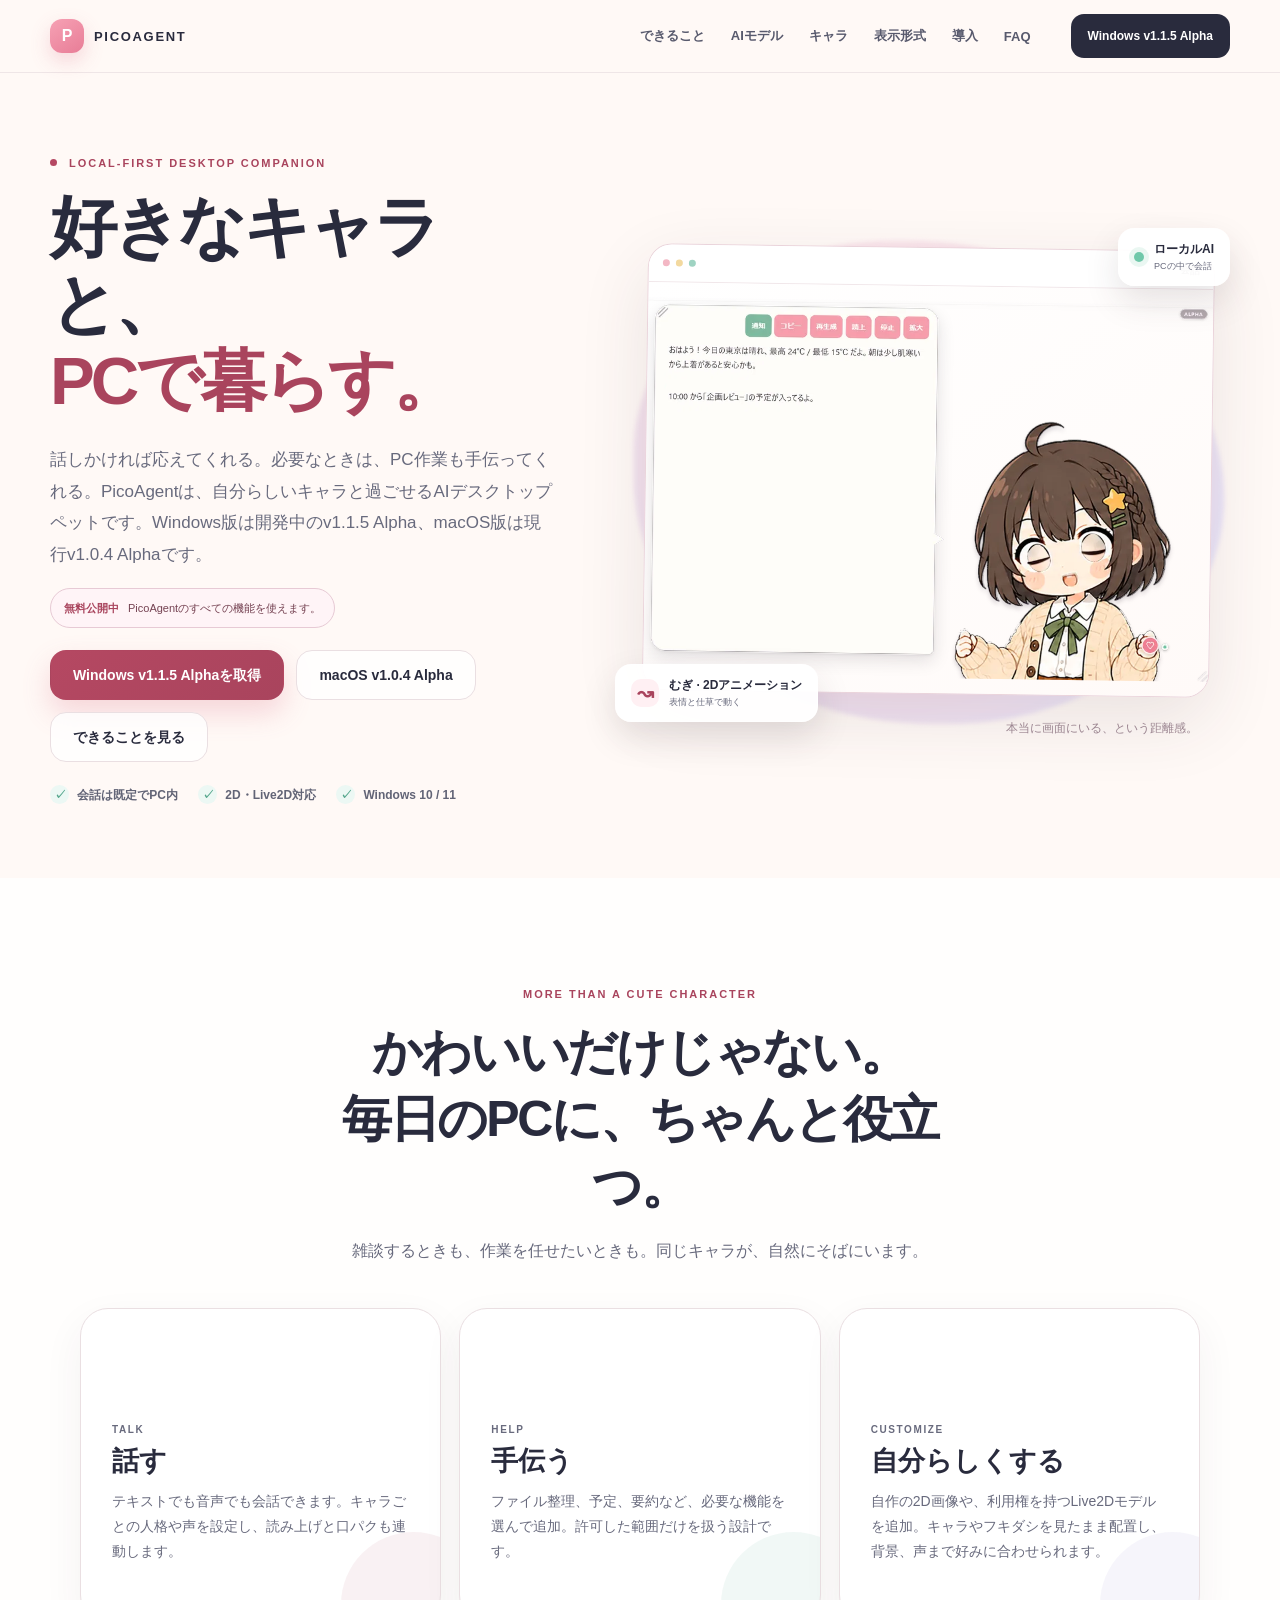
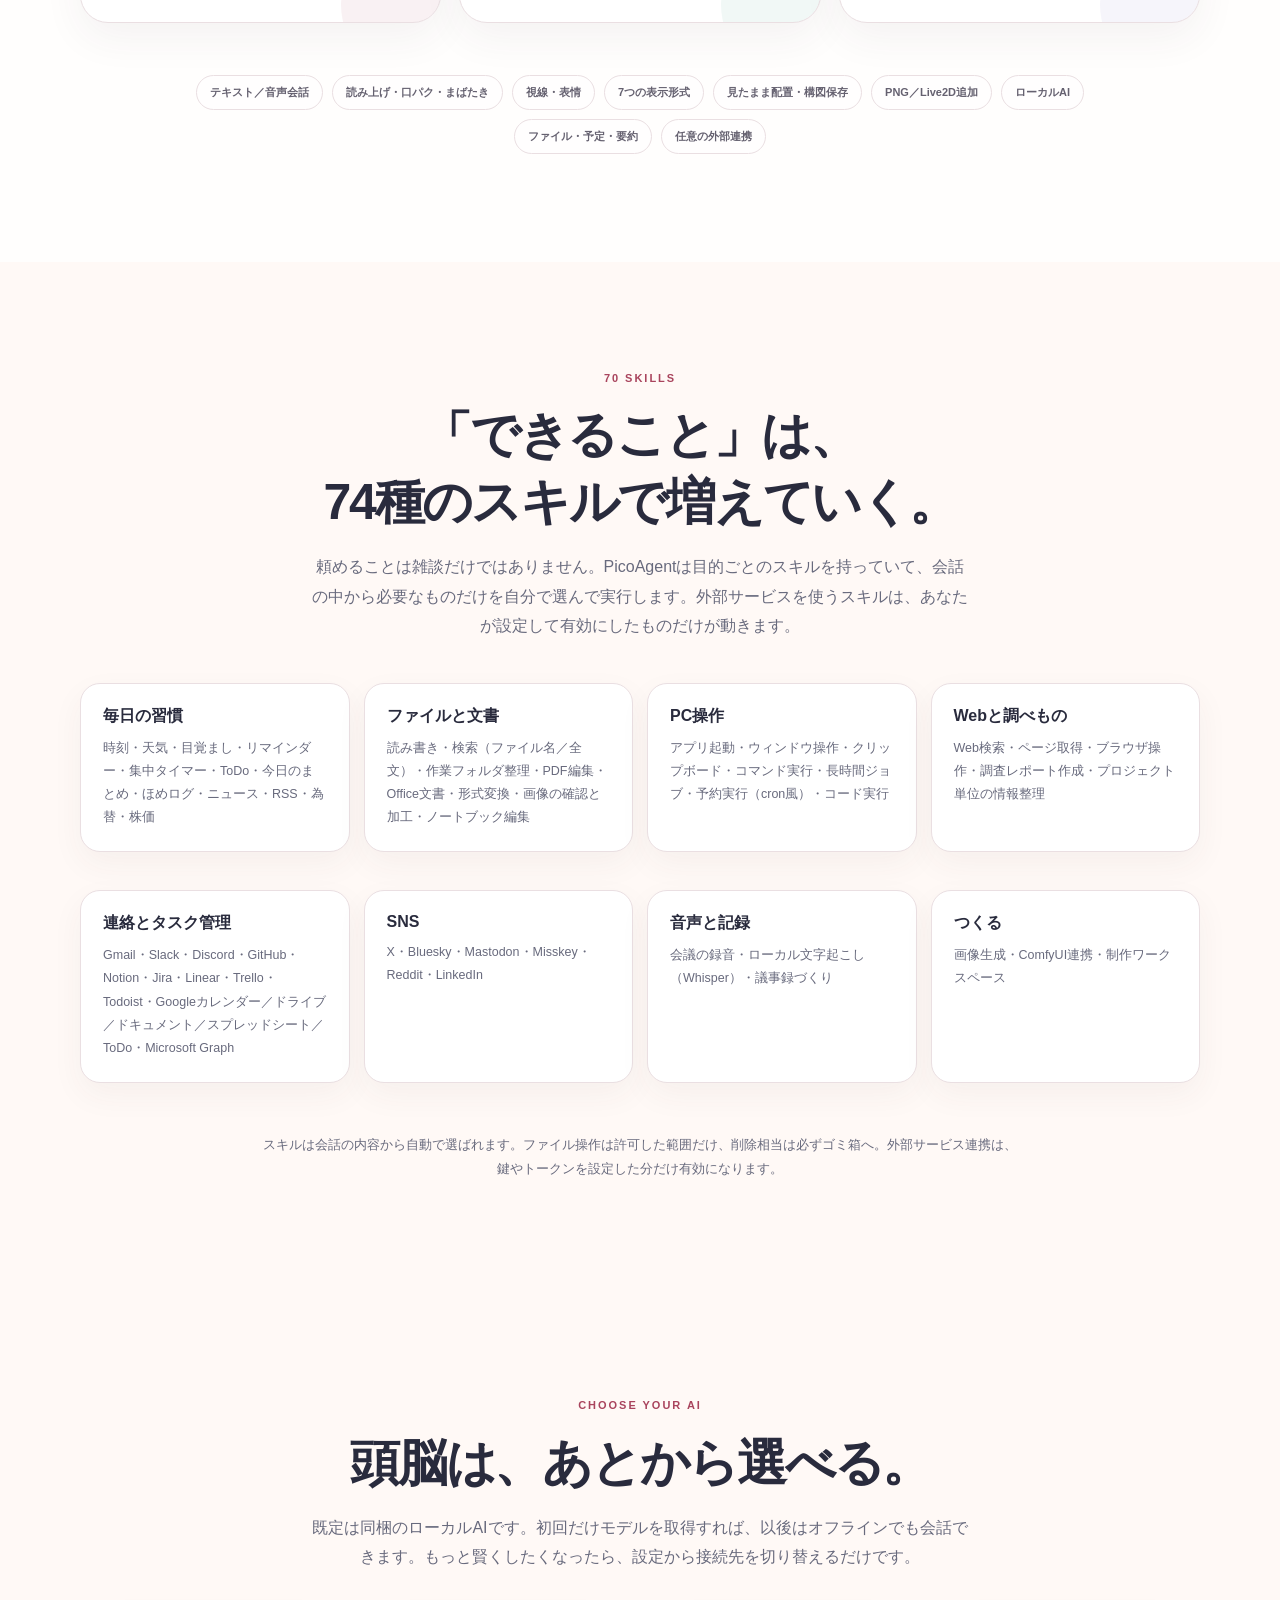
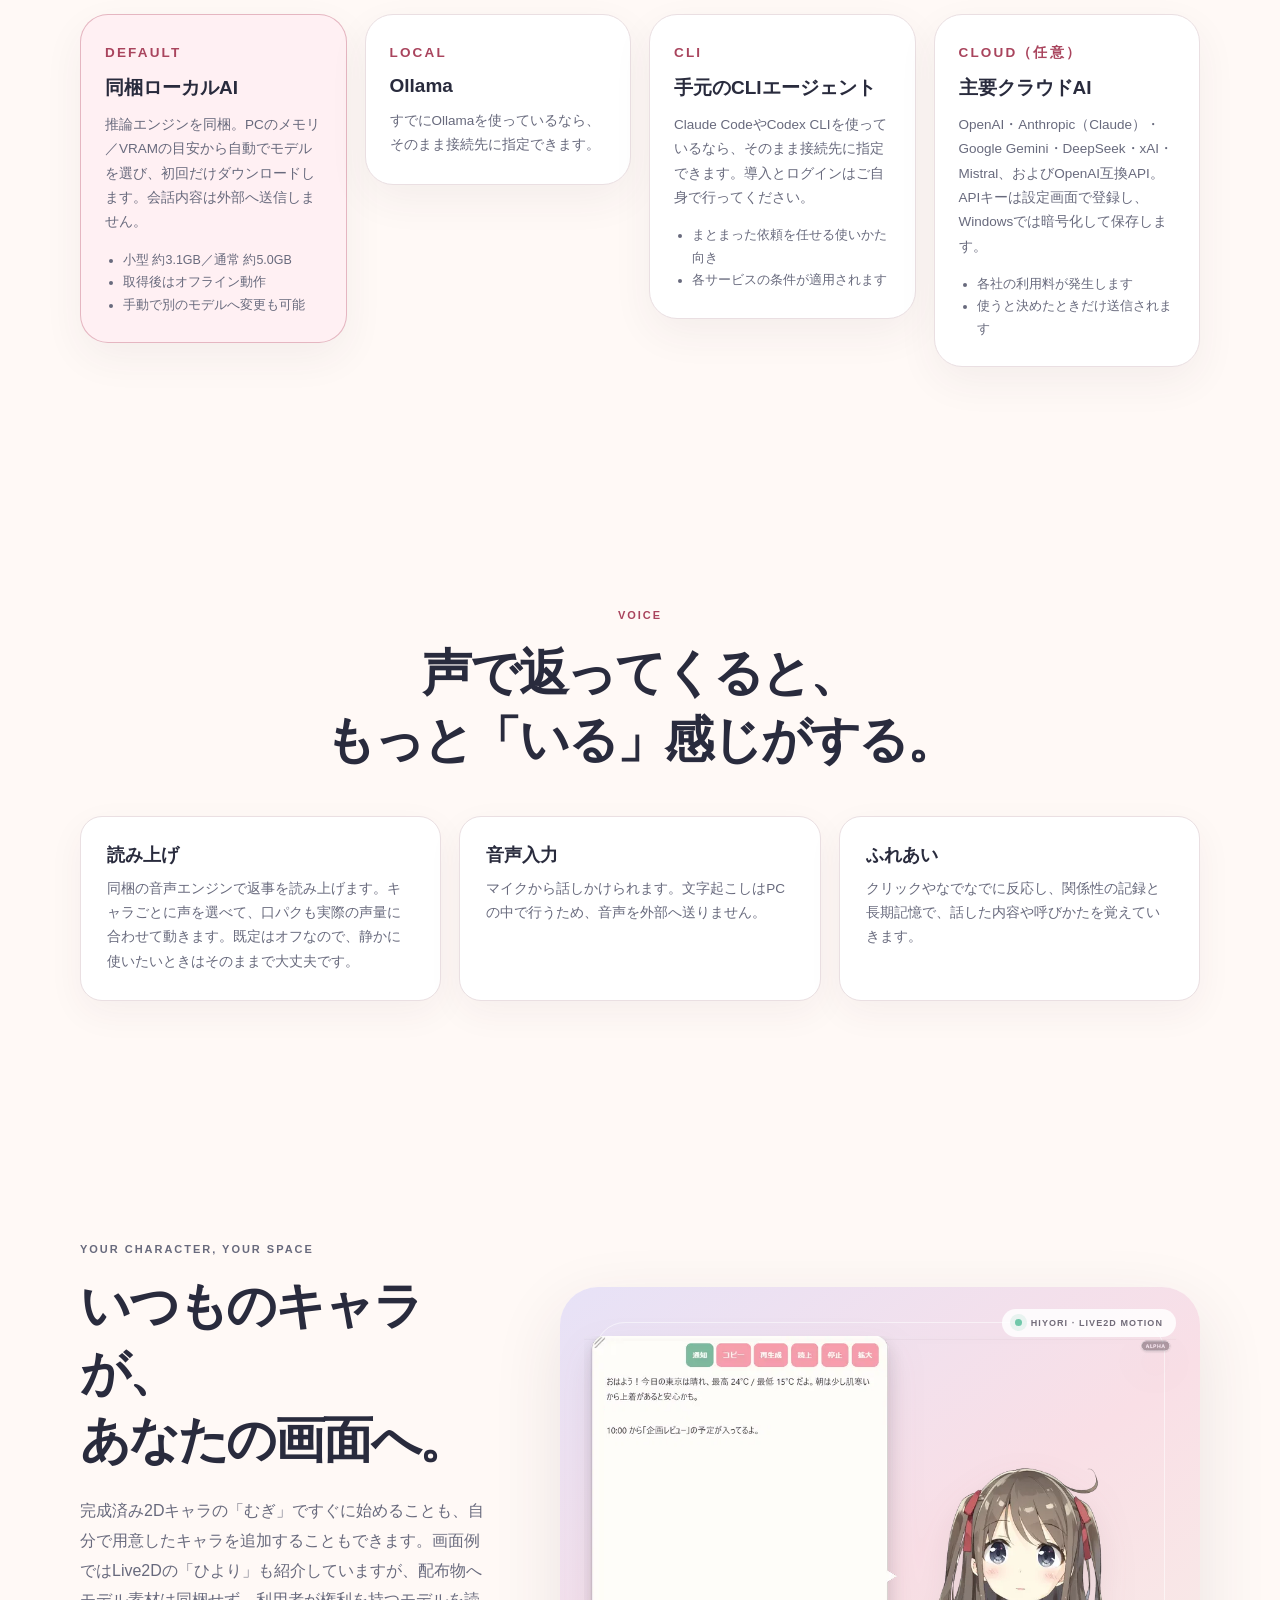
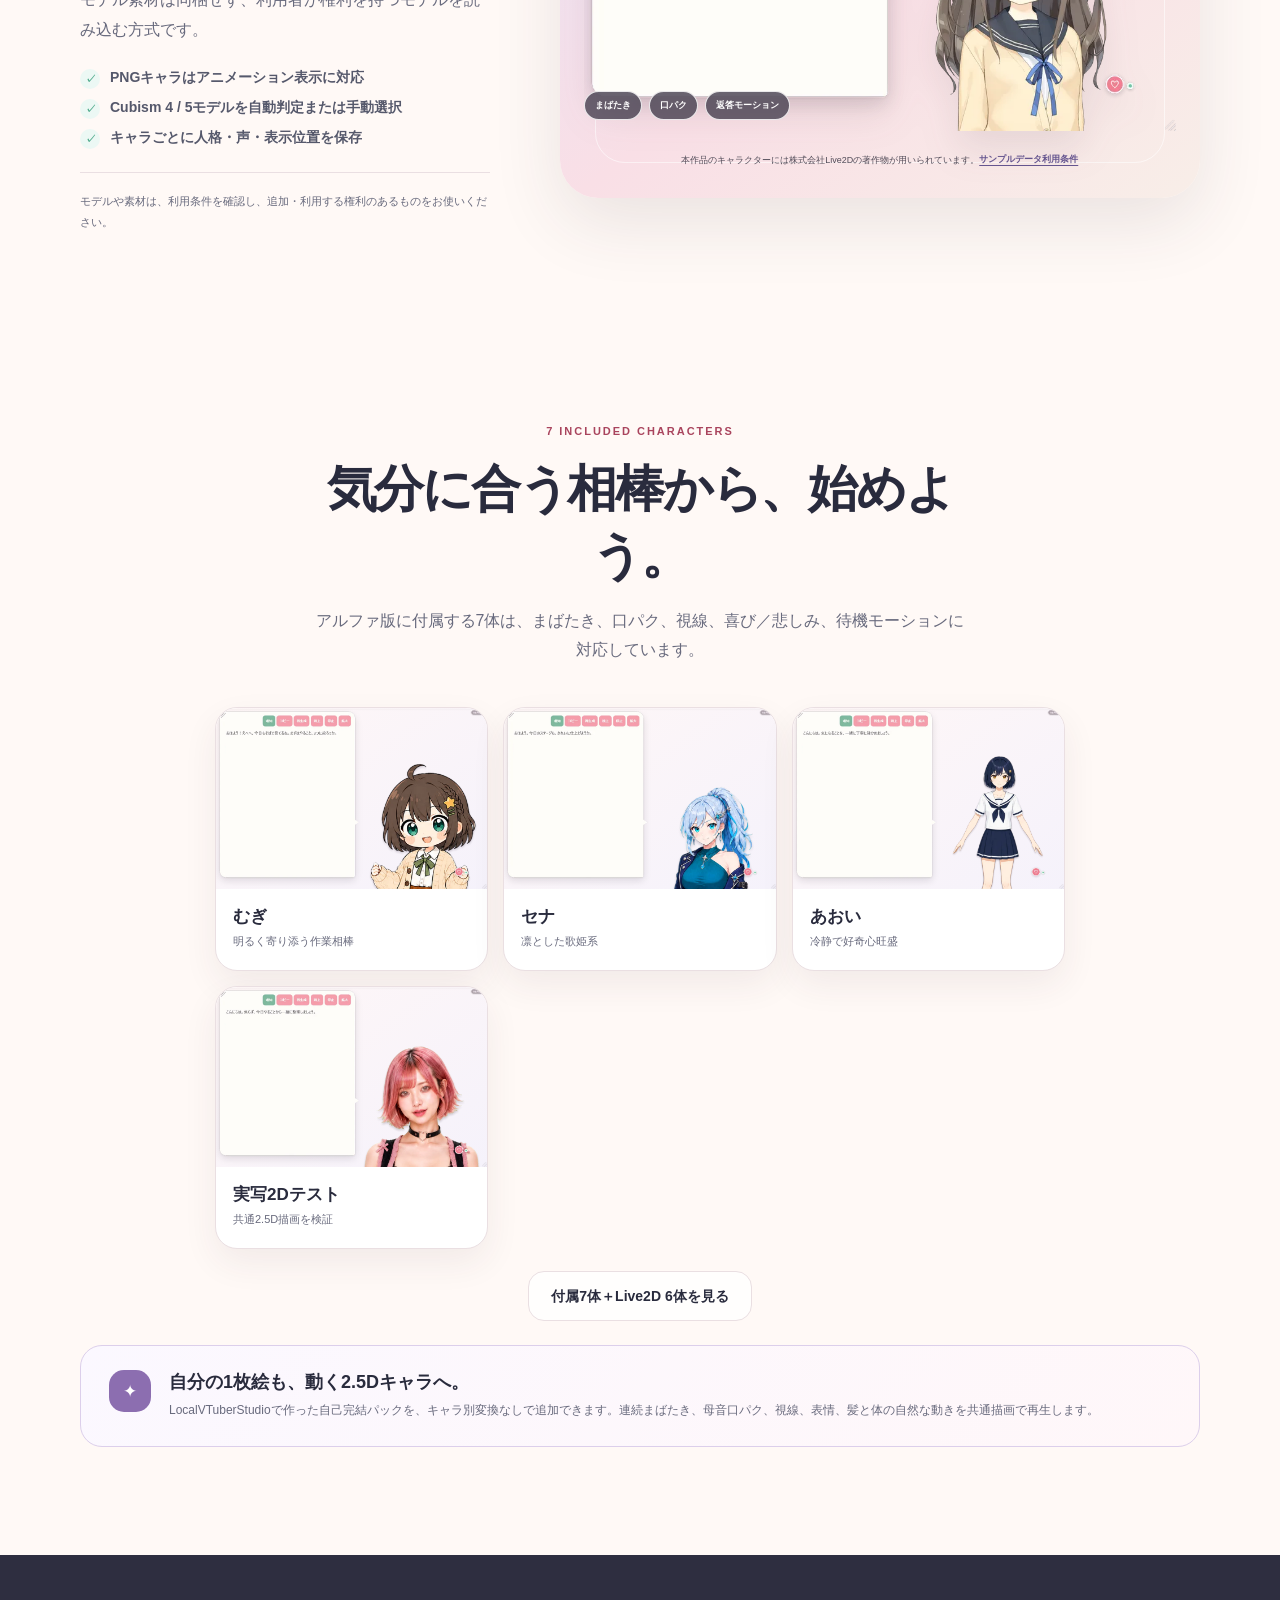
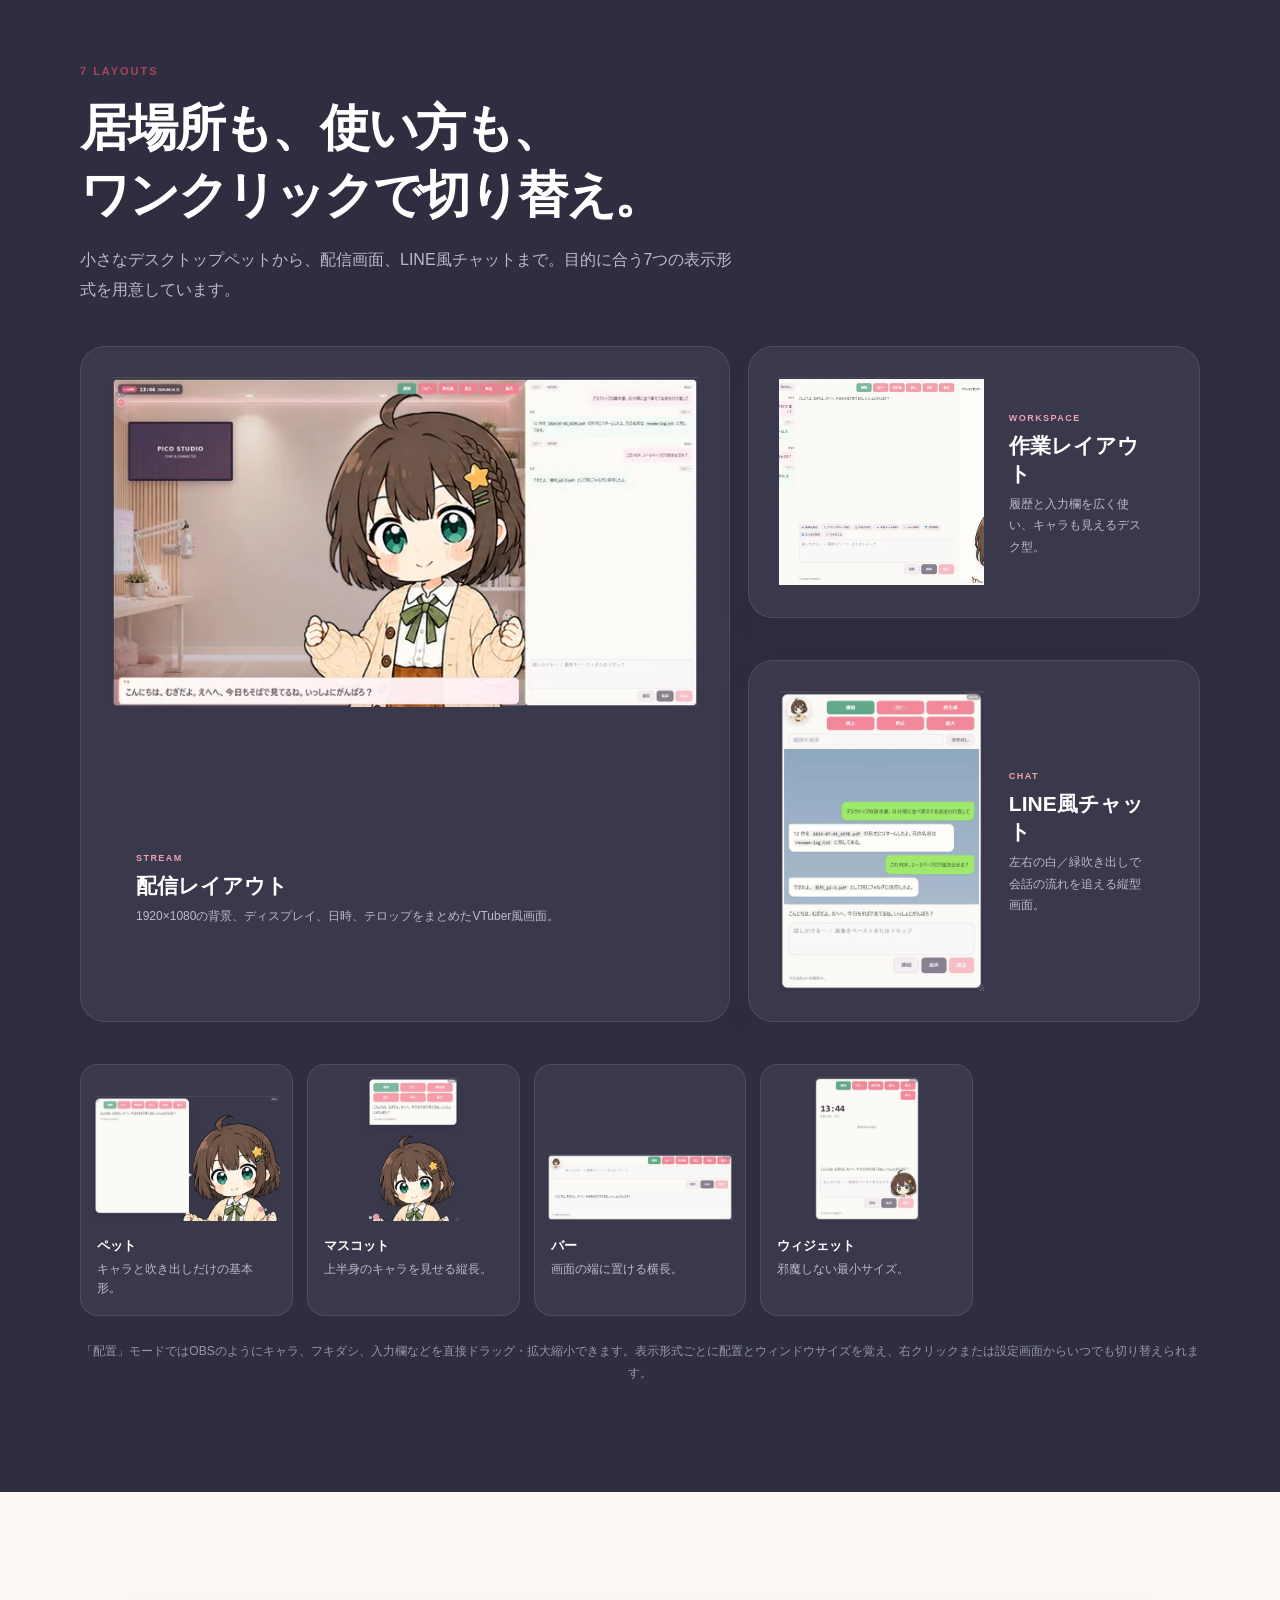
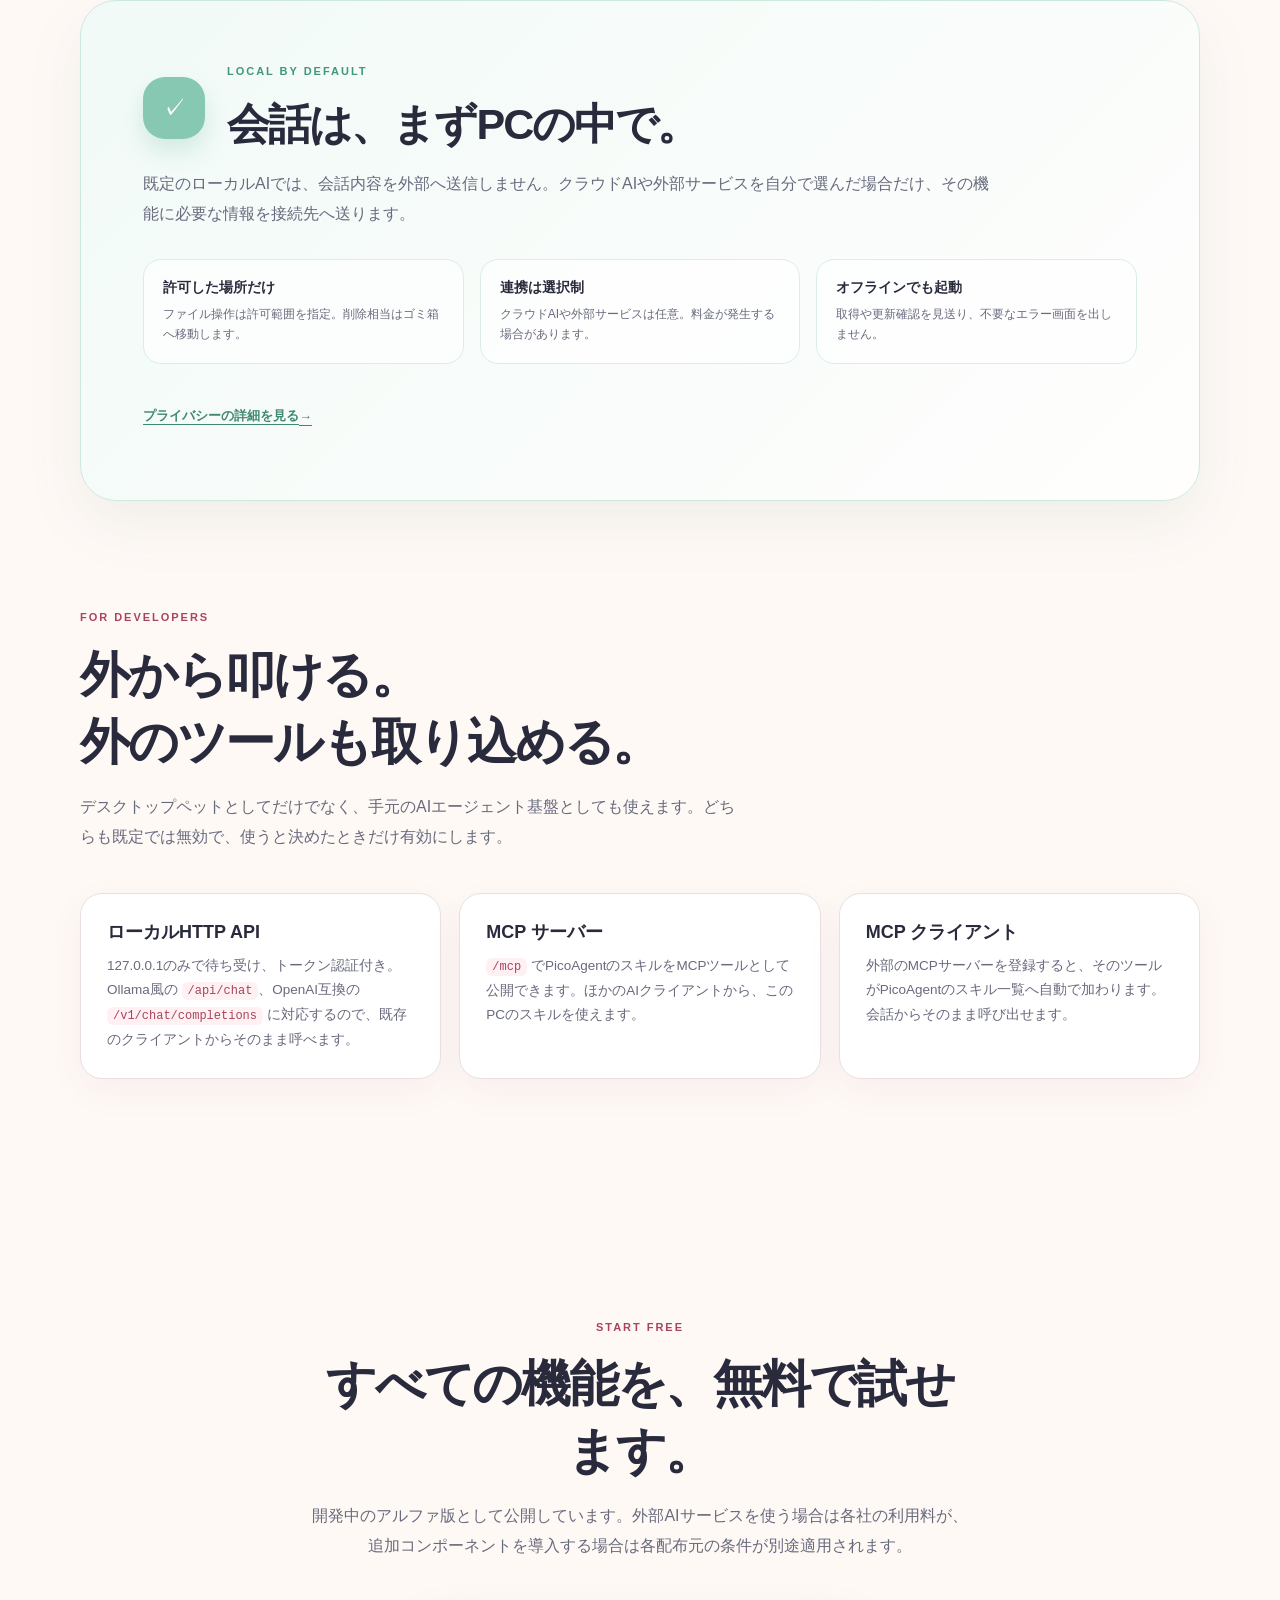
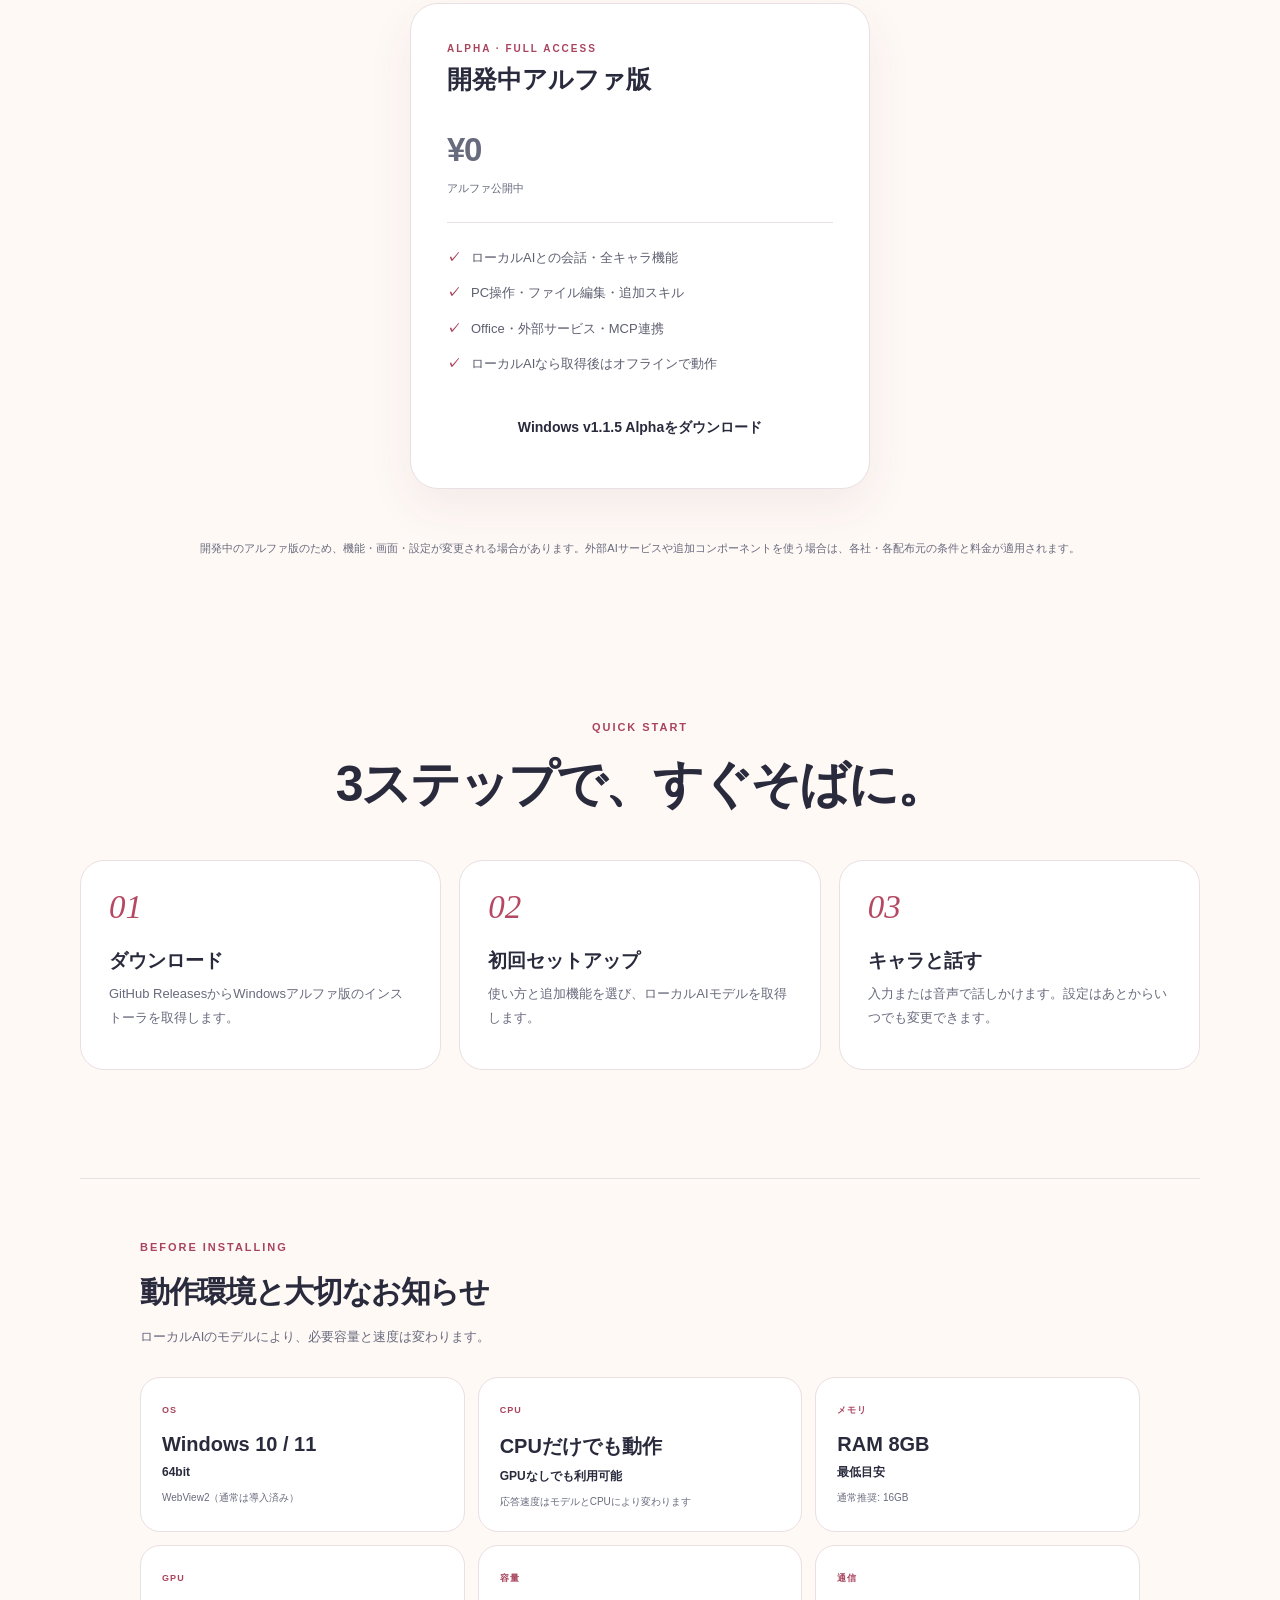
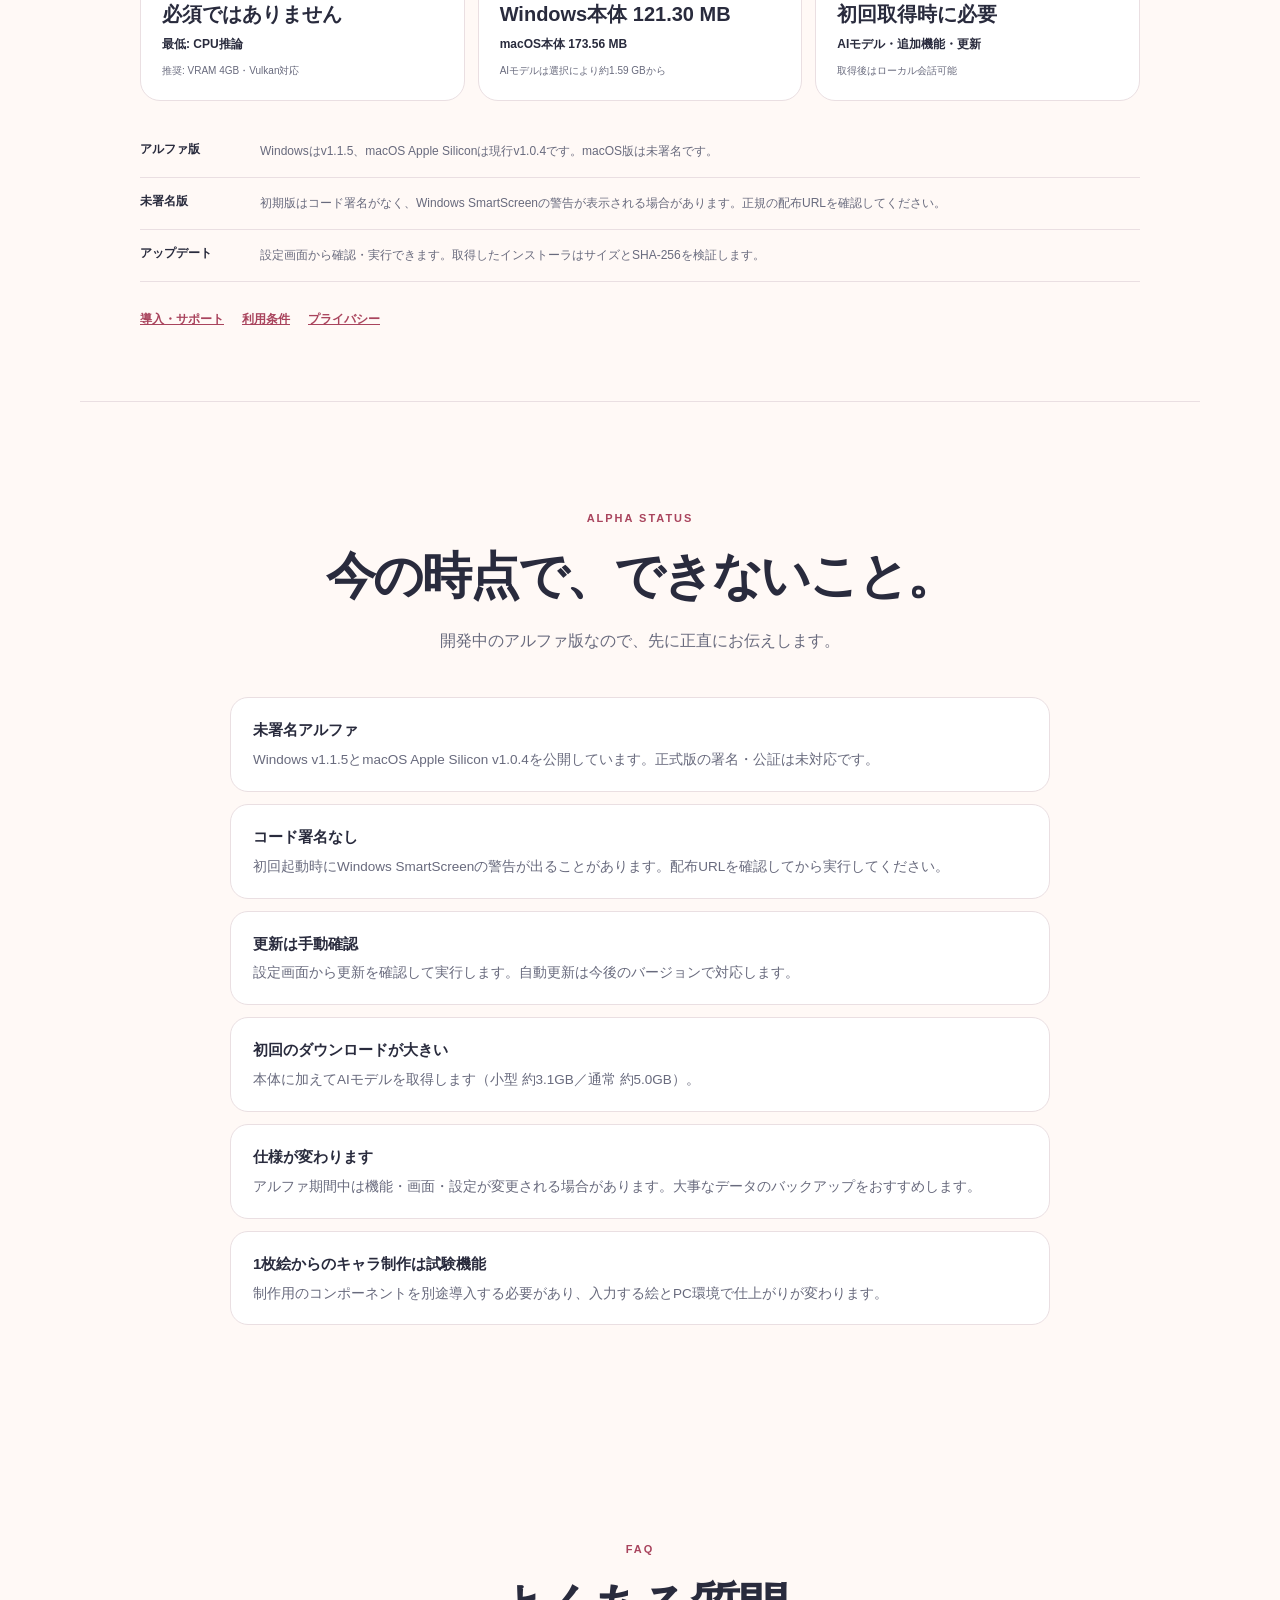
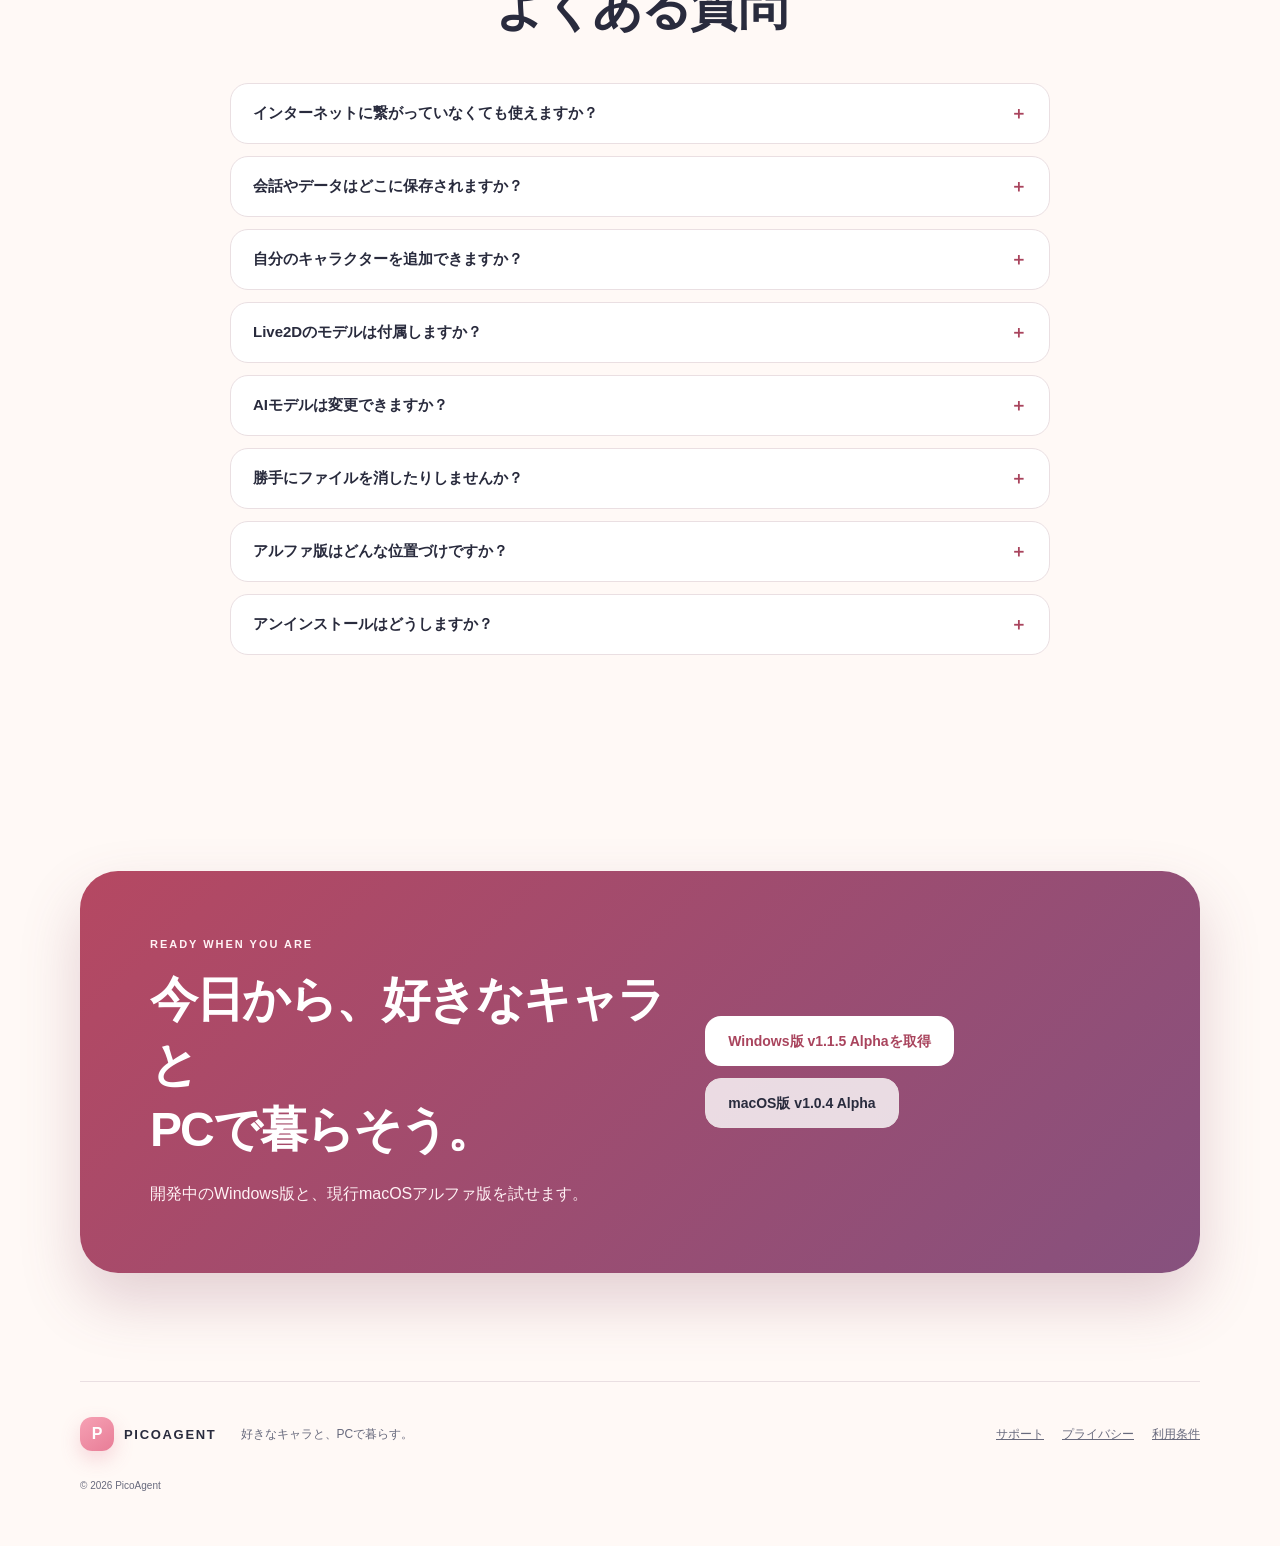
<file: index.html>
<!doctype html>
<html lang="ja">
<head>
  <meta charset="utf-8">
  <meta name="viewport" content="width=device-width,initial-scale=1">
  <meta name="description" content="好きなキャラと会話し、PC作業も手伝ってもらえる。ローカルAIで動くWindows／macOS向けデスクトップペット、PicoAgent。">
  <meta name="theme-color" content="#fff9f6">
  <meta property="og:type" content="website">
  <meta property="og:title" content="PicoAgent | 好きなキャラと、PCで暮らす。">
  <meta property="og:description" content="会話も、PCのお手伝いも。自分の2D・Live2Dキャラを追加できるローカルAIデスクトップペット。">
  <title>PicoAgent | 好きなキャラと、PCで暮らす。</title>
  <link rel="stylesheet" href="style.css">
</head>
<body class="landing">
  <a class="skip-link" href="#main">本文へ移動</a>

  <div class="site-shell">
    <header class="site-header" aria-label="サイトヘッダー">
      <a class="logo" href="#top" aria-label="PicoAgent トップ">
        <span class="logo-mark" aria-hidden="true">P</span>
        <span>PICOAGENT</span>
      </a>
      <nav class="site-nav" aria-label="ページ内ナビゲーション">
        <a href="#features">できること</a>
        <a href="#models">AIモデル</a>
        <a href="characters.html">キャラ</a>
        <a href="#layouts">表示形式</a>
        <a href="#guide">導入</a>
        <a href="#faq">FAQ</a>
      </nav>
      <a class="button small" href="https://github.com/benybeny777/PicoAgent-Distribution/releases/tag/v1.1.5">Windows v1.1.5 Alpha</a>
    </header>
  </div>

  <main id="main">
    <section class="hero-section" id="top">
      <div class="hero-copy">
        <p class="eyebrow"><span></span> LOCAL-FIRST DESKTOP COMPANION</p>
        <h1>好きなキャラと、<br><em>PCで暮らす。</em></h1>
        <p class="hero-lead">話しかければ応えてくれる。必要なときは、PC作業も手伝ってくれる。PicoAgentは、自分らしいキャラと過ごせるAIデスクトップペットです。Windows版は開発中のv1.1.5 Alpha、macOS版は現行v1.0.4 Alphaです。</p>
        <p class="beta-full-note"><b>無料公開中</b> PicoAgentのすべての機能を使えます。</p>
        <div class="actions hero-actions">
          <a class="button primary" href="https://github.com/benybeny777/PicoAgent-Distribution/releases/tag/v1.1.5">Windows v1.1.5 Alphaを取得</a>
          <a class="button secondary" href="https://github.com/benybeny777/PicoAgent-Distribution/releases/tag/v1.0.4">macOS v1.0.4 Alpha</a>
          <a class="button secondary" href="#features">できることを見る</a>
        </div>
        <ul class="trust-list" aria-label="主な特徴">
          <li><span aria-hidden="true">✓</span> 会話は既定でPC内</li>
          <li><span aria-hidden="true">✓</span> 2D・Live2D対応</li>
          <li><span aria-hidden="true">✓</span> Windows 10 / 11</li>
        </ul>
      </div>

      <div class="hero-visual" aria-label="PicoAgentの実画面">
        <div class="visual-glow" aria-hidden="true"></div>
        <div class="screen-card main-screen">
          <div class="screen-top"><span></span><span></span><span></span><b>会話</b></div>
          <picture>
            <source media="(prefers-reduced-motion: reduce)" srcset="assets/main-static.png">
            <img src="assets/main-light.webp" alt="吹き出しと2Dキャラクターを表示したPicoAgentのメイン画面" width="540" height="410" decoding="async" fetchpriority="high">
          </picture>
        </div>
        <div class="floating-card local-card"><span class="status-dot"></span><span><b>ローカルAI</b><small>PCの中で会話</small></span></div>
        <div class="floating-card voice-card"><span class="motion-mark" aria-hidden="true">↝</span><span><b>むぎ · 2Dアニメーション</b><small>表情と仕草で動く</small></span></div>
        <p class="visual-note">本当に画面にいる、という距離感。</p>
      </div>
    </section>

    <section class="section intro" id="features">
      <div class="section-heading centered">
        <p class="eyebrow">MORE THAN A CUTE CHARACTER</p>
        <h2>かわいいだけじゃない。<br>毎日のPCに、ちゃんと役立つ。</h2>
        <p>雑談するときも、作業を任せたいときも。同じキャラが、自然にそばにいます。</p>
      </div>
      <div class="feature-grid">
        <article class="feature-card coral">
          <div class="feature-icon" aria-hidden="true">♡</div>
          <p class="card-kicker">TALK</p>
          <h3>話す</h3>
          <p>テキストでも音声でも会話できます。キャラごとの人格や声を設定し、読み上げと口パクも連動します。</p>
        </article>
        <article class="feature-card mint">
          <div class="feature-icon" aria-hidden="true">✦</div>
          <p class="card-kicker">HELP</p>
          <h3>手伝う</h3>
          <p>ファイル整理、予定、要約など、必要な機能を選んで追加。許可した範囲だけを扱う設計です。</p>
        </article>
        <article class="feature-card lavender">
          <div class="feature-icon" aria-hidden="true">◇</div>
          <p class="card-kicker">CUSTOMIZE</p>
          <h3>自分らしくする</h3>
          <p>自作の2D画像や、利用権を持つLive2Dモデルを追加。キャラやフキダシを見たまま配置し、背景、声まで好みに合わせられます。</p>
        </article>
      </div>
      <ul class="feature-list" aria-label="機能一覧">
        <li>テキスト／音声会話</li><li>読み上げ・口パク・まばたき</li><li>視線・表情</li>
        <li>7つの表示形式</li><li>見たまま配置・構図保存</li><li>PNG／Live2D追加</li>
        <li>ローカルAI</li><li>ファイル・予定・要約</li><li>任意の外部連携</li>
      </ul>
    </section>

    <section class="section skills" id="skills">
      <div class="section-heading centered">
        <p class="eyebrow">70 SKILLS</p>
        <h2>「できること」は、<br>74種のスキルで増えていく。</h2>
        <p>頼めることは雑談だけではありません。PicoAgentは目的ごとのスキルを持っていて、会話の中から必要なものだけを自分で選んで実行します。外部サービスを使うスキルは、あなたが設定して有効にしたものだけが動きます。</p>
      </div>
      <div class="skill-grid">
        <article class="skill-card">
          <h3>毎日の習慣</h3>
          <p>時刻・天気・目覚まし・リマインダー・集中タイマー・ToDo・今日のまとめ・ほめログ・ニュース・RSS・為替・株価</p>
        </article>
        <article class="skill-card">
          <h3>ファイルと文書</h3>
          <p>読み書き・検索（ファイル名／全文）・作業フォルダ整理・PDF編集・Office文書・形式変換・画像の確認と加工・ノートブック編集</p>
        </article>
        <article class="skill-card">
          <h3>PC操作</h3>
          <p>アプリ起動・ウィンドウ操作・クリップボード・コマンド実行・長時間ジョブ・予約実行（cron風）・コード実行</p>
        </article>
        <article class="skill-card">
          <h3>Webと調べもの</h3>
          <p>Web検索・ページ取得・ブラウザ操作・調査レポート作成・プロジェクト単位の情報整理</p>
        </article>
        <article class="skill-card">
          <h3>連絡とタスク管理</h3>
          <p>Gmail・Slack・Discord・GitHub・Notion・Jira・Linear・Trello・Todoist・Googleカレンダー／ドライブ／ドキュメント／スプレッドシート／ToDo・Microsoft Graph</p>
        </article>
        <article class="skill-card">
          <h3>SNS</h3>
          <p>X・Bluesky・Mastodon・Misskey・Reddit・LinkedIn</p>
        </article>
        <article class="skill-card">
          <h3>音声と記録</h3>
          <p>会議の録音・ローカル文字起こし（Whisper）・議事録づくり</p>
        </article>
        <article class="skill-card">
          <h3>つくる</h3>
          <p>画像生成・ComfyUI連携・制作ワークスペース</p>
        </article>
      </div>
      <p class="skill-note">スキルは会話の内容から自動で選ばれます。ファイル操作は許可した範囲だけ、削除相当は必ずゴミ箱へ。外部サービス連携は、鍵やトークンを設定した分だけ有効になります。</p>
    </section>

    <section class="section models" id="models">
      <div class="section-heading centered">
        <p class="eyebrow">CHOOSE YOUR AI</p>
        <h2>頭脳は、あとから選べる。</h2>
        <p>既定は同梱のローカルAIです。初回だけモデルを取得すれば、以後はオフラインでも会話できます。もっと賢くしたくなったら、設定から接続先を切り替えるだけです。</p>
      </div>
      <div class="model-grid">
        <article class="model-card featured">
          <p class="card-kicker">DEFAULT</p>
          <h3>同梱ローカルAI</h3>
          <p>推論エンジンを同梱。PCのメモリ／VRAMの目安から自動でモデルを選び、初回だけダウンロードします。会話内容は外部へ送信しません。</p>
          <ul><li>小型 約3.1GB／通常 約5.0GB</li><li>取得後はオフライン動作</li><li>手動で別のモデルへ変更も可能</li></ul>
        </article>
        <article class="model-card">
          <p class="card-kicker">LOCAL</p>
          <h3>Ollama</h3>
          <p>すでにOllamaを使っているなら、そのまま接続先に指定できます。</p>
        </article>
        <article class="model-card">
          <p class="card-kicker">CLI</p>
          <h3>手元のCLIエージェント</h3>
          <p>Claude CodeやCodex CLIを使っているなら、そのまま接続先に指定できます。導入とログインはご自身で行ってください。</p>
          <ul><li>まとまった依頼を任せる使いかた向き</li><li>各サービスの条件が適用されます</li></ul>
        </article>
        <article class="model-card">
          <p class="card-kicker">CLOUD（任意）</p>
          <h3>主要クラウドAI</h3>
          <p>OpenAI・Anthropic（Claude）・Google Gemini・DeepSeek・xAI・Mistral、およびOpenAI互換API。APIキーは設定画面で登録し、Windowsでは暗号化して保存します。</p>
          <ul><li>各社の利用料が発生します</li><li>使うと決めたときだけ送信されます</li></ul>
        </article>
      </div>
    </section>

    <section class="section voice" id="voice">
      <div class="section-heading centered">
        <p class="eyebrow">VOICE</p>
        <h2>声で返ってくると、<br>もっと「いる」感じがする。</h2>
      </div>
      <div class="voice-grid">
        <article><h3>読み上げ</h3><p>同梱の音声エンジンで返事を読み上げます。キャラごとに声を選べて、口パクも実際の声量に合わせて動きます。既定はオフなので、静かに使いたいときはそのままで大丈夫です。</p></article>
        <article><h3>音声入力</h3><p>マイクから話しかけられます。文字起こしはPCの中で行うため、音声を外部へ送りません。</p></article>
        <article><h3>ふれあい</h3><p>クリックやなでなでに反応し、関係性の記録と長期記憶で、話した内容や呼びかたを覚えていきます。</p></article>
      </div>
    </section>

    <section class="section showcase">
      <div class="showcase-copy">
        <p class="eyebrow">YOUR CHARACTER, YOUR SPACE</p>
        <h2>いつものキャラが、<br>あなたの画面へ。</h2>
        <p>完成済み2Dキャラの「むぎ」ですぐに始めることも、自分で用意したキャラを追加することもできます。画面例ではLive2Dの「ひより」も紹介していますが、配布物へモデル素材は同梱せず、利用者が権利を持つモデルを読み込む方式です。</p>
        <ul class="check-list">
          <li>PNGキャラはアニメーション表示に対応</li>
          <li>Cubism 4 / 5モデルを自動判定または手動選択</li>
          <li>キャラごとに人格・声・表示位置を保存</li>
        </ul>
        <p class="fine-print">モデルや素材は、利用条件を確認し、追加・利用する権利のあるものをお使いください。</p>
      </div>
      <figure class="live2d-frame">
        <div class="frame-label"><span class="status-dot"></span> HIYORI · LIVE2D MOTION</div>
        <picture>
          <source media="(prefers-reduced-motion: reduce)" srcset="assets/live2d-static.png">
          <img src="assets/live2d-motion.webp" alt="ひよりがまばたき、口パク、返答モーションで動くPicoAgentのLive2D画面" width="550" height="410" loading="lazy" decoding="async">
        </picture>
        <div class="motion-chips" aria-label="動作内容"><span>まばたき</span><span>口パク</span><span>返答モーション</span></div>
        <figcaption class="license-note">本作品のキャラクターには株式会社Live2Dの著作物が用いられています。<a href="https://www.live2d.com/learn/sample/model-terms/">サンプルデータ利用条件</a></figcaption>
      </figure>
    </section>

    <section class="section characters" id="characters">
      <div class="section-heading centered">
        <p class="eyebrow">7 INCLUDED CHARACTERS</p>
        <h2>気分に合う相棒から、始めよう。</h2>
        <p>アルファ版に付属する7体は、まばたき、口パク、視線、喜び／悲しみ、待機モーションに対応しています。</p>
      </div>
      <div class="character-grid character-grid-preview">
        <article class="character-card"><img src="assets/character-mugi.webp" alt="むぎのモーションプレビュー" loading="lazy" decoding="async"><div><h3>むぎ</h3><p>明るく寄り添う作業相棒</p></div></article>
        <article class="character-card"><img src="assets/character-sena.webp" alt="セナのモーションプレビュー" loading="lazy" decoding="async"><div><h3>セナ</h3><p>凛とした歌姫系</p></div></article>
        <article class="character-card"><img src="assets/character-aoi.webp" alt="あおいのモーションプレビュー" loading="lazy" decoding="async"><div><h3>あおい</h3><p>冷静で好奇心旺盛</p></div></article>
        <article class="character-card"><img src="assets/character-photoreal-prototype.webp" alt="実写2Dテストキャラのモーションプレビュー" loading="lazy" decoding="async"><div><h3>実写2Dテスト</h3><p>共通2.5D描画を検証</p></div></article>
      </div>
      <p class="character-more"><a class="button secondary" href="characters.html">付属7体＋Live2D 6体を見る</a></p>
      <aside class="creator-note">
        <span aria-hidden="true">✦</span><div><h3>自分の1枚絵も、動く2.5Dキャラへ。</h3><p>LocalVTuberStudioで作った自己完結パックを、キャラ別変換なしで追加できます。連続まばたき、母音口パク、視線、表情、髪と体の自然な動きを共通描画で再生します。</p></div>
      </aside>
    </section>

    <section class="section layouts" id="layouts">
      <div class="section-heading">
        <p class="eyebrow">7 LAYOUTS</p>
        <h2>居場所も、使い方も、<br>ワンクリックで切り替え。</h2>
      <p>小さなデスクトップペットから、配信画面、LINE風チャットまで。目的に合う7つの表示形式を用意しています。</p>
      </div>
      <div class="layout-gallery">
        <article class="layout-card wide">
          <img src="assets/layout-stream.webp" alt="フルHD配信スタジオ風の配信レイアウト" width="640" height="360" loading="lazy" decoding="async">
          <div><span>STREAM</span><h3>配信レイアウト</h3><p>1920×1080の背景、ディスプレイ、日時、テロップをまとめたVTuber風画面。</p></div>
        </article>
        <article class="layout-card">
          <img src="assets/layout-workspace.webp" alt="会話、入力、キャラクターを並べた作業レイアウト" width="640" height="389" loading="lazy" decoding="async">
          <div><span>WORKSPACE</span><h3>作業レイアウト</h3><p>履歴と入力欄を広く使い、キャラも見えるデスク型。</p></div>
        </article>
        <article class="layout-card">
          <img src="assets/layout-chat.webp" alt="LINE風の縦長チャットレイアウト" width="480" height="702" loading="lazy" decoding="async">
          <div><span>CHAT</span><h3>LINE風チャット</h3><p>左右の白／緑吹き出しで会話の流れを追える縦型画面。</p></div>
        </article>
      </div>
      <div class="layout-rest" aria-label="そのほかの表示形式">
        <figure><img src="assets/layout-pet.webp" alt="標準のペット表示" width="480" height="320" loading="lazy" decoding="async"><figcaption><b>ペット</b>キャラと吹き出しだけの基本形。</figcaption></figure>
        <figure><img src="assets/layout-mascot.webp" alt="縦長のマスコット表示" width="360" height="560" loading="lazy" decoding="async"><figcaption><b>マスコット</b>上半身のキャラを見せる縦長。</figcaption></figure>
        <figure><img src="assets/layout-bar.webp" alt="横長のバー表示" width="640" height="200" loading="lazy" decoding="async"><figcaption><b>バー</b>画面の端に置ける横長。</figcaption></figure>
        <figure><img src="assets/layout-widget.webp" alt="小さなウィジェット表示" width="360" height="300" loading="lazy" decoding="async"><figcaption><b>ウィジェット</b>邪魔しない最小サイズ。</figcaption></figure>
      </div>
      <p class="layout-more">「配置」モードではOBSのようにキャラ、フキダシ、入力欄などを直接ドラッグ・拡大縮小できます。表示形式ごとに配置とウィンドウサイズを覚え、右クリックまたは設定画面からいつでも切り替えられます。</p>
    </section>

    <section class="section privacy-panel" id="safety">
      <div class="privacy-heading">
        <span class="shield" aria-hidden="true">✓</span>
        <div><p class="eyebrow">LOCAL BY DEFAULT</p><h2>会話は、まずPCの中で。</h2></div>
      </div>
      <p class="privacy-lead">既定のローカルAIでは、会話内容を外部へ送信しません。クラウドAIや外部サービスを自分で選んだ場合だけ、その機能に必要な情報を接続先へ送ります。</p>
      <div class="privacy-points">
        <div><b>許可した場所だけ</b><span>ファイル操作は許可範囲を指定。削除相当はゴミ箱へ移動します。</span></div>
        <div><b>連携は選択制</b><span>クラウドAIや外部サービスは任意。料金が発生する場合があります。</span></div>
        <div><b>オフラインでも起動</b><span>取得や更新確認を見送り、不要なエラー画面を出しません。</span></div>
      </div>
      <a class="text-link" href="privacy.html">プライバシーの詳細を見る <span aria-hidden="true">→</span></a>
    </section>

    <section class="section developer" id="developer">
      <div class="section-heading">
        <p class="eyebrow">FOR DEVELOPERS</p>
        <h2>外から叩ける。<br>外のツールも取り込める。</h2>
        <p>デスクトップペットとしてだけでなく、手元のAIエージェント基盤としても使えます。どちらも既定では無効で、使うと決めたときだけ有効にします。</p>
      </div>
      <div class="dev-grid">
        <article><h3>ローカルHTTP API</h3><p>127.0.0.1のみで待ち受け、トークン認証付き。Ollama風の <code>/api/chat</code>、OpenAI互換の <code>/v1/chat/completions</code> に対応するので、既存のクライアントからそのまま呼べます。</p></article>
        <article><h3>MCP サーバー</h3><p><code>/mcp</code> でPicoAgentのスキルをMCPツールとして公開できます。ほかのAIクライアントから、このPCのスキルを使えます。</p></article>
        <article><h3>MCP クライアント</h3><p>外部のMCPサーバーを登録すると、そのツールがPicoAgentのスキル一覧へ自動で加わります。会話からそのまま呼び出せます。</p></article>
      </div>
    </section>

    <section class="section plans" id="plans">
      <div class="section-heading centered">
        <p class="eyebrow">START FREE</p>
        <h2>すべての機能を、無料で試せます。</h2>
        <p>開発中のアルファ版として公開しています。外部AIサービスを使う場合は各社の利用料が、追加コンポーネントを導入する場合は各配布元の条件が別途適用されます。</p>
      </div>
      <div class="plan-grid">
        <article class="plan-card free">
          <p class="plan-label">ALPHA · FULL ACCESS</p>
          <h3>開発中アルファ版</h3>
          <p class="price"><strong>¥0</strong><span>アルファ公開中</span></p>
          <ul>
            <li>ローカルAIとの会話・全キャラ機能</li>
            <li>PC操作・ファイル編集・追加スキル</li>
            <li>Office・外部サービス・MCP連携</li>
            <li>ローカルAIなら取得後はオフラインで動作</li>
          </ul>
          <a class="button full" href="https://github.com/benybeny777/PicoAgent-Distribution/releases/tag/v1.1.5">Windows v1.1.5 Alphaをダウンロード</a>
        </article>
      </div>
      <p class="plan-note">開発中のアルファ版のため、機能・画面・設定が変更される場合があります。外部AIサービスや追加コンポーネントを使う場合は、各社・各配布元の条件と料金が適用されます。</p>
    </section>

    <section class="section guide" id="guide">
      <div class="section-heading centered">
        <p class="eyebrow">QUICK START</p>
        <h2>3ステップで、すぐそばに。</h2>
      </div>
      <ol class="steps">
        <li><span>01</span><div><h3>ダウンロード</h3><p>GitHub ReleasesからWindowsアルファ版のインストーラを取得します。</p></div></li>
        <li><span>02</span><div><h3>初回セットアップ</h3><p>使い方と追加機能を選び、ローカルAIモデルを取得します。</p></div></li>
        <li><span>03</span><div><h3>キャラと話す</h3><p>入力または音声で話しかけます。設定はあとからいつでも変更できます。</p></div></li>
      </ol>
    </section>

    <section class="section requirements">
      <div class="requirements-heading">
        <p class="eyebrow">BEFORE INSTALLING</p>
        <h2>動作環境と大切なお知らせ</h2>
        <p>ローカルAIのモデルにより、必要容量と速度は変わります。</p>
      </div>
      <div class="spec-grid" aria-label="動作スペック">
        <article class="spec-card"><span>OS</span><h3>Windows 10 / 11</h3><p>64bit</p><small>WebView2（通常は導入済み）</small></article>
        <article class="spec-card"><span>CPU</span><h3>CPUだけでも動作</h3><p>GPUなしでも利用可能</p><small>応答速度はモデルとCPUにより変わります</small></article>
        <article class="spec-card"><span>メモリ</span><h3>RAM 8GB</h3><p>最低目安</p><small>通常推奨: 16GB</small></article>
        <article class="spec-card"><span>GPU</span><h3>必須ではありません</h3><p>最低: CPU推論</p><small>推奨: VRAM 4GB・Vulkan対応</small></article>
        <article class="spec-card"><span>容量</span><h3>Windows本体 121.30 MB</h3><p>macOS本体 173.56 MB</p><small>AIモデルは選択により約1.59 GBから</small></article>
        <article class="spec-card"><span>通信</span><h3>初回取得時に必要</h3><p>AIモデル・追加機能・更新</p><small>取得後はローカル会話可能</small></article>
      </div>
      <dl class="requirement-notes">
        <div><dt>アルファ版</dt><dd>Windowsはv1.1.5、macOS Apple Siliconは現行v1.0.4です。macOS版は未署名です。</dd></div>
        <div><dt>未署名版</dt><dd>初期版はコード署名がなく、Windows SmartScreenの警告が表示される場合があります。正規の配布URLを確認してください。</dd></div>
        <div><dt>アップデート</dt><dd>設定画面から確認・実行できます。取得したインストーラはサイズとSHA-256を検証します。</dd></div>
      </dl>
      <div class="notice-links"><a href="support.html">導入・サポート</a><a href="terms.html">利用条件</a><a href="privacy.html">プライバシー</a></div>
    </section>

    <section class="section beta-limits" id="beta">
      <div class="section-heading centered">
        <p class="eyebrow">ALPHA STATUS</p>
        <h2>今の時点で、できないこと。</h2>
        <p>開発中のアルファ版なので、先に正直にお伝えします。</p>
      </div>
      <ul class="limit-list">
        <li><b>未署名アルファ</b>Windows v1.1.5とmacOS Apple Silicon v1.0.4を公開しています。正式版の署名・公証は未対応です。</li>
        <li><b>コード署名なし</b>初回起動時にWindows SmartScreenの警告が出ることがあります。配布URLを確認してから実行してください。</li>
        <li><b>更新は手動確認</b>設定画面から更新を確認して実行します。自動更新は今後のバージョンで対応します。</li>
        <li><b>初回のダウンロードが大きい</b>本体に加えてAIモデルを取得します（小型 約3.1GB／通常 約5.0GB）。</li>
        <li><b>仕様が変わります</b>アルファ期間中は機能・画面・設定が変更される場合があります。大事なデータのバックアップをおすすめします。</li>
        <li><b>1枚絵からのキャラ制作は試験機能</b>制作用のコンポーネントを別途導入する必要があり、入力する絵とPC環境で仕上がりが変わります。</li>
      </ul>
    </section>

    <section class="section faq" id="faq">
      <div class="section-heading centered">
        <p class="eyebrow">FAQ</p>
        <h2>よくある質問</h2>
      </div>
      <div class="faq-list">
        <details><summary>インターネットに繋がっていなくても使えますか？</summary><p>初回にAIモデルを取得したあとは、ローカルAIとの会話をオフラインで続けられます。Web検索や外部サービス連携など、通信が必要なスキルだけが使えなくなります。オフライン時に更新確認やエラー画面は出しません。</p></details>
        <details><summary>会話やデータはどこに保存されますか？</summary><p>設定・会話履歴・長期記憶・関係性・実行履歴・追加したキャラクター・取得したAIモデルは、すべてお使いのPC内に保存されます。APIキーなどの秘密の値は、Windowsでは同じWindowsユーザーだけが復号できる形で暗号化して保存します。アンインストール時に削除するかどうかは選べます。</p></details>
        <details><summary>自分のキャラクターを追加できますか？</summary><p>できます。連番PNGのキャラクターパックと、Live2D（Cubism 4 / 5）モデルの読み込みに対応しています。追加した素材の利用条件は、利用者ご自身でご確認ください。PicoAgentを使うことで新たな利用許諾が生じるものではありません。</p></details>
        <details><summary>Live2Dのモデルは付属しますか？</summary><p>付属しません。紹介画面や動画で使用しているモデルは、条件を確認したうえで表示例として使っている公式サンプルです。ご自身が利用権を持つモデルを読み込んでお使いください。</p></details>
        <details><summary>AIモデルは変更できますか？</summary><p>できます。同梱ローカルAIのモデルを一覧から選び直すほか、Ollamaや主要クラウドAIへ接続先を切り替えられます。クラウドAIを使う場合は各社の利用料が発生します。</p></details>
        <details><summary>勝手にファイルを消したりしませんか？</summary><p>しません。ファイル操作は許可したフォルダの中だけで行い、削除に相当する操作は必ずOSのゴミ箱へ移動します。<code>rm</code> や <code>Remove-Item</code> のような物理削除コマンドは、コマンド実行や予約実行の経路でも拒否します。WindowsやProgram Filesの領域は常に対象外です。</p></details>
        <details><summary>アルファ版はどんな位置づけですか？</summary><p>開発中の版として、すべての機能を無料で公開しています。期間中は機能・画面・設定が変更される場合があるため、大事なデータはバックアップしてお使いください。</p></details>
        <details><summary>アンインストールはどうしますか？</summary><p>Windowsの「アプリと機能」から削除できます。削除時に、設定や会話履歴などのデータを残すか消すかを選べます。PicoAgentが取得した同梱物は専用フォルダにまとめてあり、ほかのソフトの導入先には触れません。</p></details>
      </div>
    </section>

    <section class="final-cta">
      <div>
        <p class="eyebrow">READY WHEN YOU ARE</p>
        <h2>今日から、好きなキャラと<br>PCで暮らそう。</h2>
        <p>開発中のWindows版と、現行macOSアルファ版を試せます。</p>
      </div>
      <div class="actions"><a class="button light" href="https://github.com/benybeny777/PicoAgent-Distribution/releases/tag/v1.1.5">Windows版 v1.1.5 Alphaを取得</a><a class="button secondary" href="https://github.com/benybeny777/PicoAgent-Distribution/releases/tag/v1.0.4">macOS版 v1.0.4 Alpha</a></div>
    </section>
  </main>

  <a class="mobile-download" href="https://github.com/benybeny777/PicoAgent-Distribution/releases/tag/v1.1.5" aria-label="PicoAgent Windows v1.1.5 Alphaをダウンロード">
    <span><b>v1.1.5 Alpha</b><small>Windows 10 / 11</small></span><strong>無料で取得</strong>
  </a>

  <footer class="site-footer">
    <a class="logo" href="#top"><span class="logo-mark" aria-hidden="true">P</span><span>PICOAGENT</span></a>
    <p>好きなキャラと、PCで暮らす。</p>
    <nav aria-label="フッターナビゲーション"><a href="support.html">サポート</a><a href="privacy.html">プライバシー</a><a href="terms.html">利用条件</a></nav>
    <small>© 2026 PicoAgent</small>
  </footer>
</body>
</html>
</file>
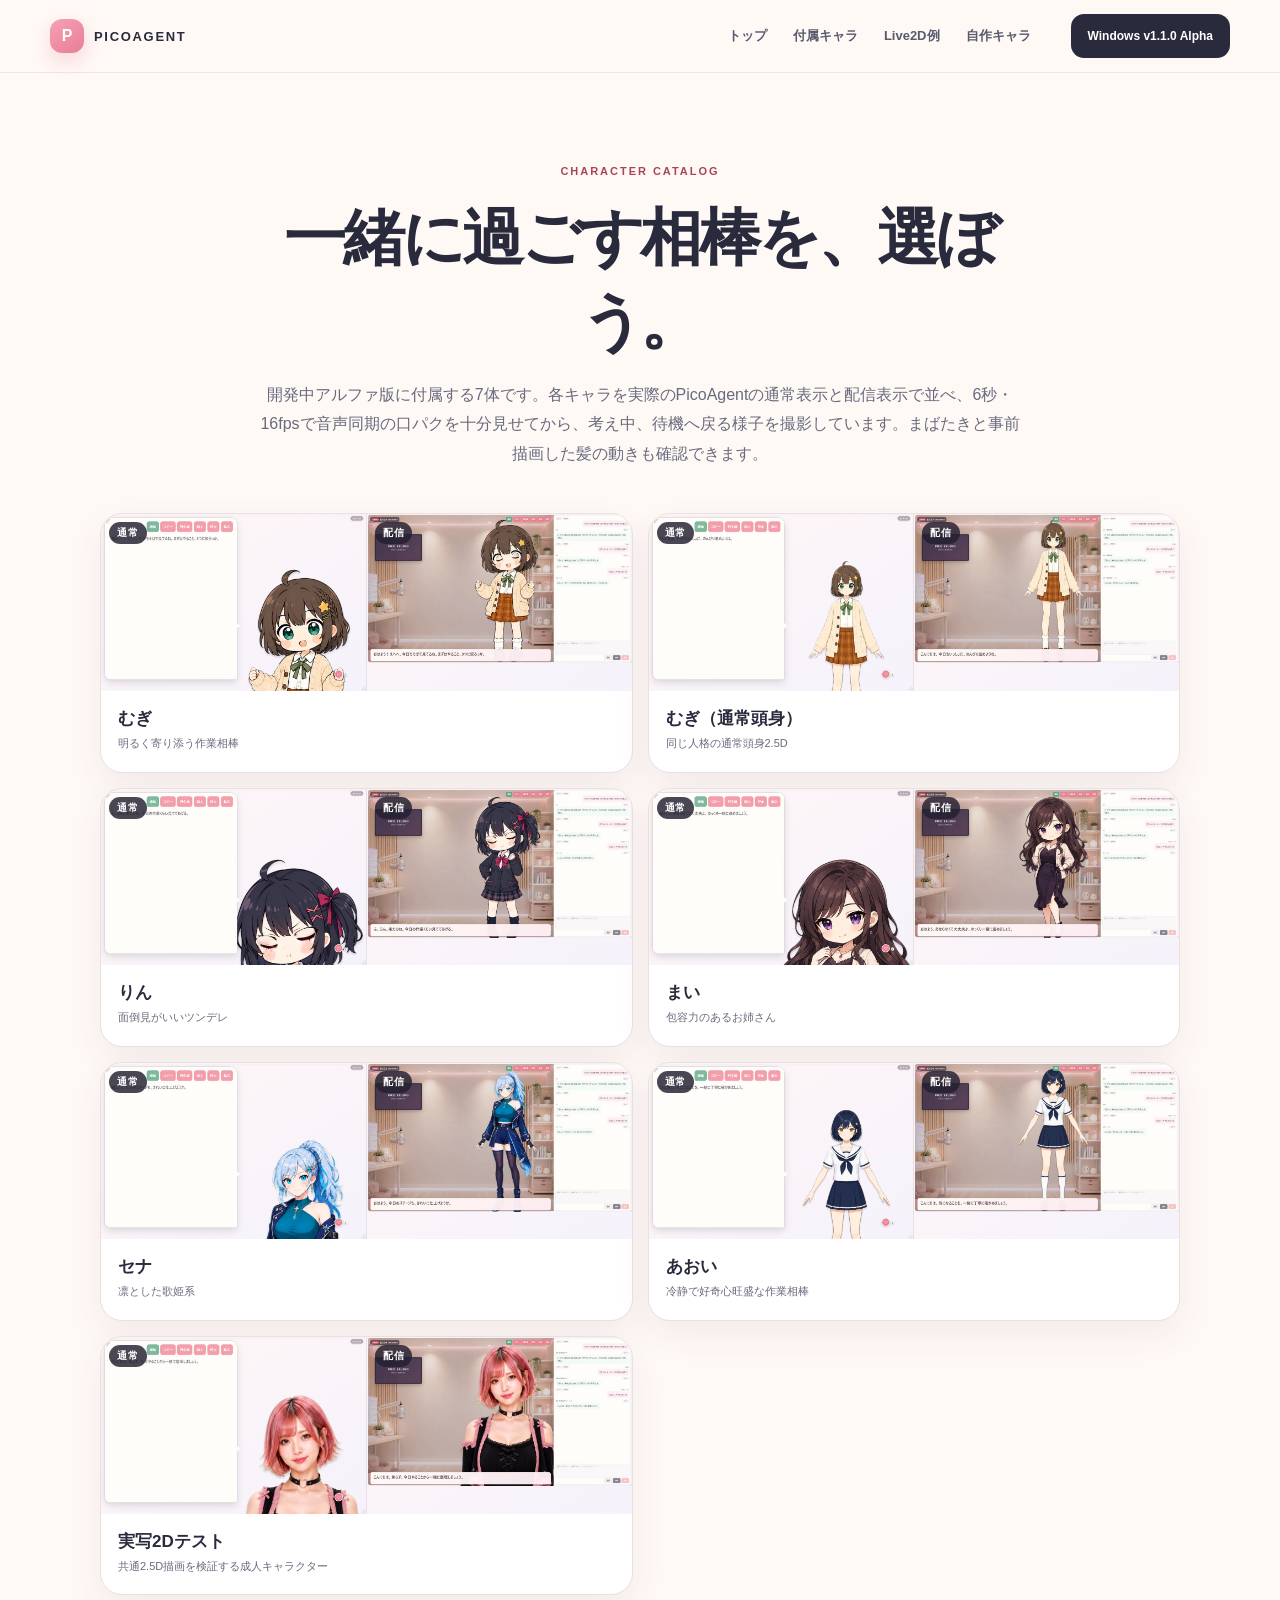
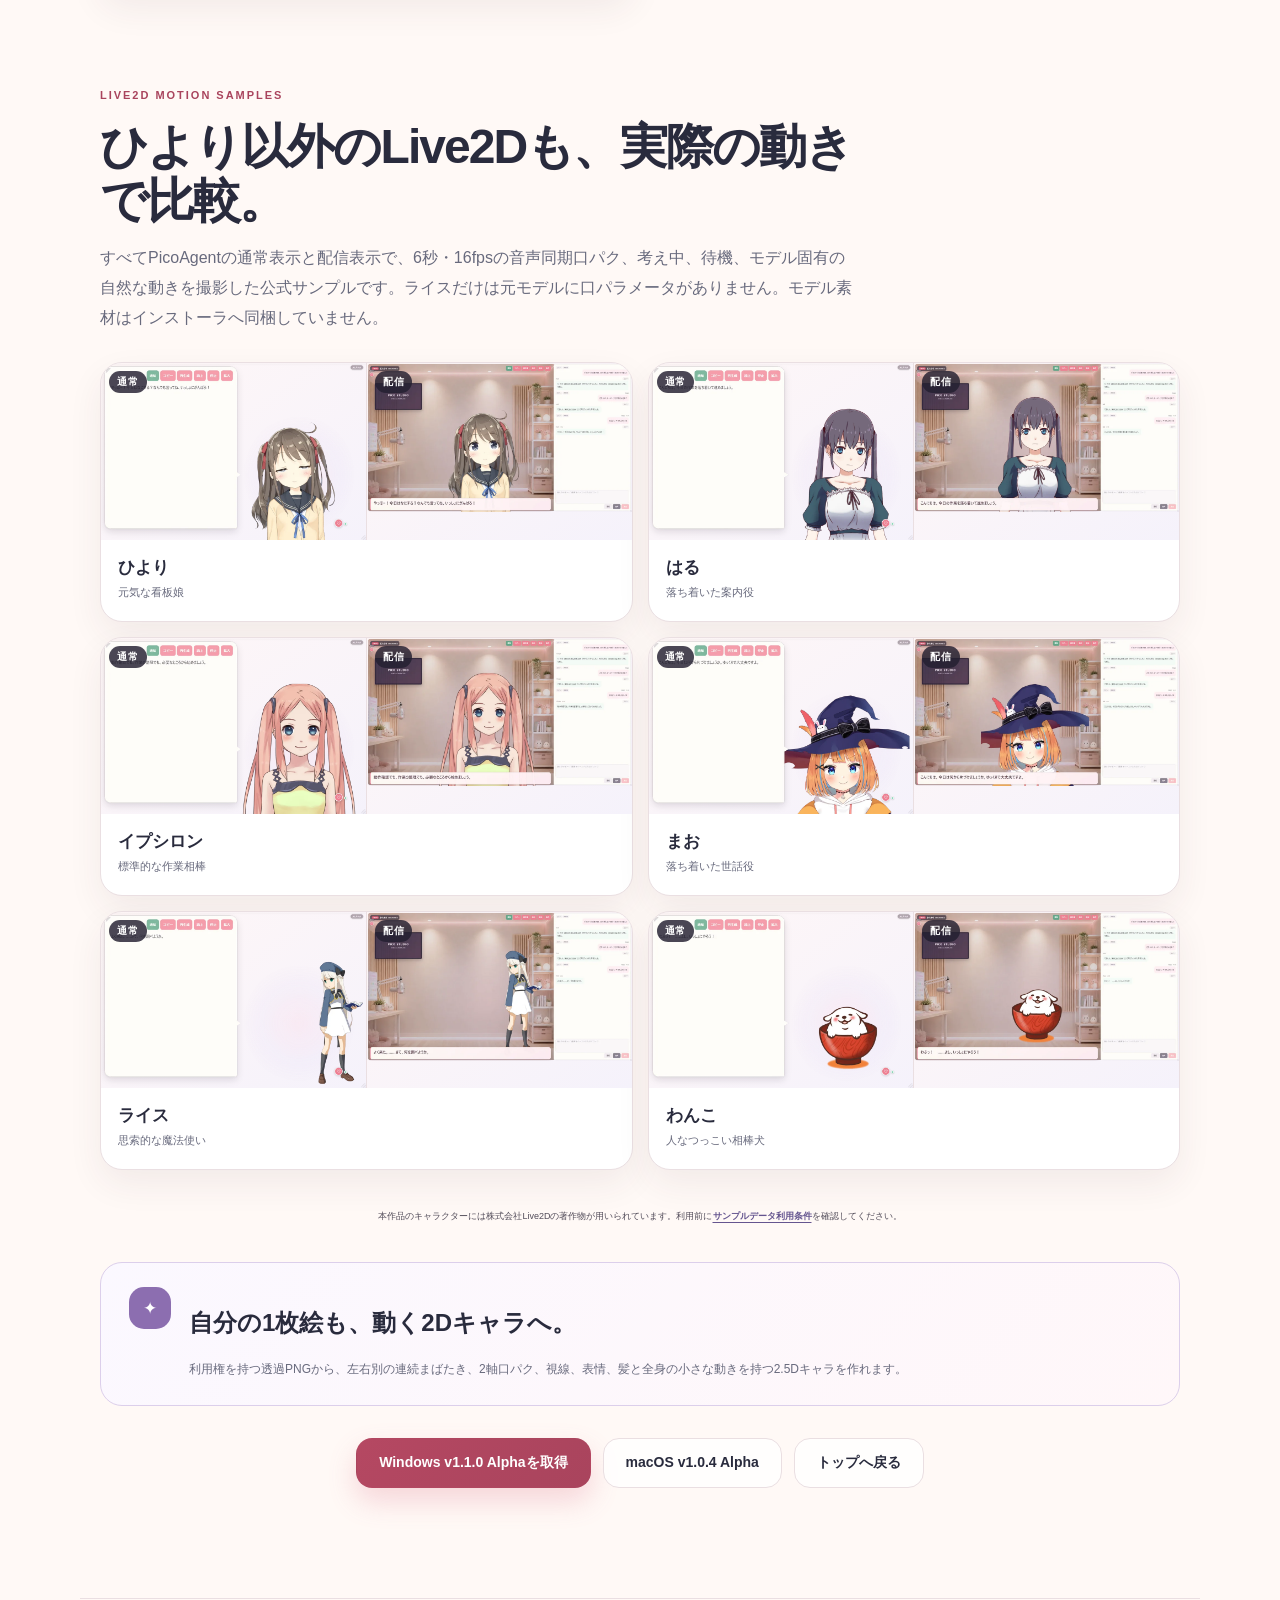
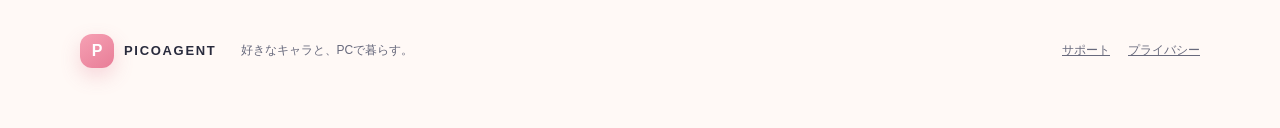
<file: characters.html>
<!doctype html>
<html lang="ja">
<head>
  <meta charset="utf-8">
  <meta name="viewport" content="width=device-width,initial-scale=1">
  <meta name="description" content="PicoAgentアルファ版に付属する7キャラクターとLive2D公式サンプル6体のモーション一覧。">
  <meta name="theme-color" content="#fff9f6">
  <title>キャラクター動作例 | PicoAgent</title>
  <link rel="stylesheet" href="style.css">
</head>
<body class="landing character-page">
  <a class="skip-link" href="#main">本文へ移動</a>
  <div class="site-shell">
    <header class="site-header" aria-label="サイトヘッダー">
      <a class="logo" href="index.html"><span class="logo-mark" aria-hidden="true">P</span><span>PICOAGENT</span></a>
      <nav class="site-nav" aria-label="ページナビゲーション"><a href="index.html">トップ</a><a href="#included">付属キャラ</a><a href="#live2d">Live2D例</a><a href="#creator">自作キャラ</a></nav>
      <a class="button small" href="https://github.com/benybeny777/PicoAgent-Distribution/releases/tag/v1.1.0">Windows v1.1.0 Alpha</a>
    </header>
  </div>
  <main id="main" class="character-catalog">
    <header class="catalog-hero">
      <p class="eyebrow">CHARACTER CATALOG</p>
      <h1>一緒に過ごす相棒を、選ぼう。</h1>
      <p>開発中アルファ版に付属する7体です。各キャラを実際のPicoAgentの通常表示と配信表示で並べ、6秒・16fpsで音声同期の口パクを十分見せてから、考え中、待機へ戻る様子を撮影しています。まばたきと事前描画した髪の動きも確認できます。</p>
    </header>
    <section id="included" class="character-grid character-grid-full" aria-label="付属キャラクター一覧">
      <article class="character-card"><div class="character-preview-pair"><figure><span>通常</span><img src="assets/character-mugi.webp" alt="むぎの通常表示モーション" decoding="async"></figure><figure><span>配信</span><img src="assets/character-mugi-stream.webp" alt="むぎの配信表示モーション" loading="lazy" decoding="async"></figure></div><div><h2>むぎ</h2><p>明るく寄り添う作業相棒</p></div></article>
      <article class="character-card"><div class="character-preview-pair"><figure><span>通常</span><img src="assets/character-mugi-normal-lvs.webp" alt="通常頭身むぎの通常表示モーション" loading="lazy" decoding="async"></figure><figure><span>配信</span><img src="assets/character-mugi-normal-lvs-stream.webp" alt="通常頭身むぎの配信表示モーション" loading="lazy" decoding="async"></figure></div><div><h2>むぎ（通常頭身）</h2><p>同じ人格の通常頭身2.5D</p></div></article>
      <article class="character-card"><div class="character-preview-pair"><figure><span>通常</span><img src="assets/character-rin.webp" alt="りんの通常表示モーション" loading="lazy" decoding="async"></figure><figure><span>配信</span><img src="assets/character-rin-stream.webp" alt="りんの配信表示モーション" loading="lazy" decoding="async"></figure></div><div><h2>りん</h2><p>面倒見がいいツンデレ</p></div></article>
      <article class="character-card"><div class="character-preview-pair"><figure><span>通常</span><img src="assets/character-mai.webp" alt="まいの通常表示モーション" loading="lazy" decoding="async"></figure><figure><span>配信</span><img src="assets/character-mai-stream.webp" alt="まいの配信表示モーション" loading="lazy" decoding="async"></figure></div><div><h2>まい</h2><p>包容力のあるお姉さん</p></div></article>
      <article class="character-card"><div class="character-preview-pair"><figure><span>通常</span><img src="assets/character-sena.webp" alt="セナの通常表示モーション" loading="lazy" decoding="async"></figure><figure><span>配信</span><img src="assets/character-sena-stream.webp" alt="セナの配信表示モーション" loading="lazy" decoding="async"></figure></div><div><h2>セナ</h2><p>凛とした歌姫系</p></div></article>
      <article class="character-card"><div class="character-preview-pair"><figure><span>通常</span><img src="assets/character-aoi.webp" alt="あおいの通常表示モーション" loading="lazy" decoding="async"></figure><figure><span>配信</span><img src="assets/character-aoi-stream.webp" alt="あおいの配信表示モーション" loading="lazy" decoding="async"></figure></div><div><h2>あおい</h2><p>冷静で好奇心旺盛な作業相棒</p></div></article>
      <article class="character-card"><div class="character-preview-pair"><figure><span>通常</span><img src="assets/character-photoreal-prototype.webp" alt="実写2Dテストキャラの通常表示モーション" loading="lazy" decoding="async"></figure><figure><span>配信</span><img src="assets/character-photoreal-prototype-stream.webp" alt="実写2Dテストキャラの配信表示モーション" loading="lazy" decoding="async"></figure></div><div><h2>実写2Dテスト</h2><p>共通2.5D描画を検証する成人キャラクター</p></div></article>
    </section>
    <header class="catalog-section-heading" id="live2d">
      <p class="eyebrow">LIVE2D MOTION SAMPLES</p>
      <h2>ひより以外のLive2Dも、実際の動きで比較。</h2>
      <p>すべてPicoAgentの通常表示と配信表示で、6秒・16fpsの音声同期口パク、考え中、待機、モデル固有の自然な動きを撮影した公式サンプルです。ライスだけは元モデルに口パラメータがありません。モデル素材はインストーラへ同梱していません。</p>
    </header>
    <section class="character-grid character-grid-full" aria-label="Live2D動作例一覧">
      <article class="character-card"><div class="character-preview-pair"><figure><span>通常</span><img src="assets/character-hiyori.webp" alt="ひよりの通常Live2Dモーション" loading="lazy" decoding="async"></figure><figure><span>配信</span><img src="assets/character-hiyori-stream.webp" alt="ひよりの配信Live2Dモーション" loading="lazy" decoding="async"></figure></div><div><h2>ひより</h2><p>元気な看板娘</p></div></article>
      <article class="character-card"><div class="character-preview-pair"><figure><span>通常</span><img src="assets/character-haru.webp" alt="はるの通常Live2Dモーション" loading="lazy" decoding="async"></figure><figure><span>配信</span><img src="assets/character-haru-stream.webp" alt="はるの配信Live2Dモーション" loading="lazy" decoding="async"></figure></div><div><h2>はる</h2><p>落ち着いた案内役</p></div></article>
      <article class="character-card"><div class="character-preview-pair"><figure><span>通常</span><img src="assets/character-epsilon.webp" alt="イプシロンの通常Live2Dモーション" loading="lazy" decoding="async"></figure><figure><span>配信</span><img src="assets/character-epsilon-stream.webp" alt="イプシロンの配信Live2Dモーション" loading="lazy" decoding="async"></figure></div><div><h2>イプシロン</h2><p>標準的な作業相棒</p></div></article>
      <article class="character-card"><div class="character-preview-pair"><figure><span>通常</span><img src="assets/character-mao.webp" alt="まおの通常Live2Dモーション" loading="lazy" decoding="async"></figure><figure><span>配信</span><img src="assets/character-mao-stream.webp" alt="まおの配信Live2Dモーション" loading="lazy" decoding="async"></figure></div><div><h2>まお</h2><p>落ち着いた世話役</p></div></article>
      <article class="character-card"><div class="character-preview-pair"><figure><span>通常</span><img src="assets/character-rice.webp" alt="ライスの通常Live2Dモーション" loading="lazy" decoding="async"></figure><figure><span>配信</span><img src="assets/character-rice-stream.webp" alt="ライスの配信Live2Dモーション" loading="lazy" decoding="async"></figure></div><div><h2>ライス</h2><p>思索的な魔法使い</p></div></article>
      <article class="character-card"><div class="character-preview-pair"><figure><span>通常</span><img src="assets/character-wanko.webp" alt="わんこの通常Live2Dモーション" loading="lazy" decoding="async"></figure><figure><span>配信</span><img src="assets/character-wanko-stream.webp" alt="わんこの配信Live2Dモーション" loading="lazy" decoding="async"></figure></div><div><h2>わんこ</h2><p>人なつっこい相棒犬</p></div></article>
    </section>
    <p class="license-note catalog-license">本作品のキャラクターには株式会社Live2Dの著作物が用いられています。利用前に<a href="https://www.live2d.com/learn/sample/model-terms/">サンプルデータ利用条件</a>を確認してください。</p>
      <aside class="creator-note" id="creator"><span aria-hidden="true">✦</span><div><h2>自分の1枚絵も、動く2Dキャラへ。</h2><p>利用権を持つ透過PNGから、左右別の連続まばたき、2軸口パク、視線、表情、髪と全身の小さな動きを持つ2.5Dキャラを作れます。</p></div></aside>
    <p class="catalog-actions"><a class="button primary" href="https://github.com/benybeny777/PicoAgent-Distribution/releases/tag/v1.1.0">Windows v1.1.0 Alphaを取得</a><a class="button secondary" href="https://github.com/benybeny777/PicoAgent-Distribution/releases/tag/v1.0.4">macOS v1.0.4 Alpha</a><a class="button secondary" href="index.html">トップへ戻る</a></p>
  </main>
  <a class="mobile-download" href="https://github.com/benybeny777/PicoAgent-Distribution/releases/tag/v1.1.0"><span><b>v1.1.0 Alpha</b><small>Windows 10 / 11</small></span><strong>無料で取得</strong></a>
  <footer class="site-footer"><a class="logo" href="index.html"><span class="logo-mark" aria-hidden="true">P</span><span>PICOAGENT</span></a><p>好きなキャラと、PCで暮らす。</p><nav><a href="support.html">サポート</a><a href="privacy.html">プライバシー</a></nav></footer>
</body>
</html>
</file>
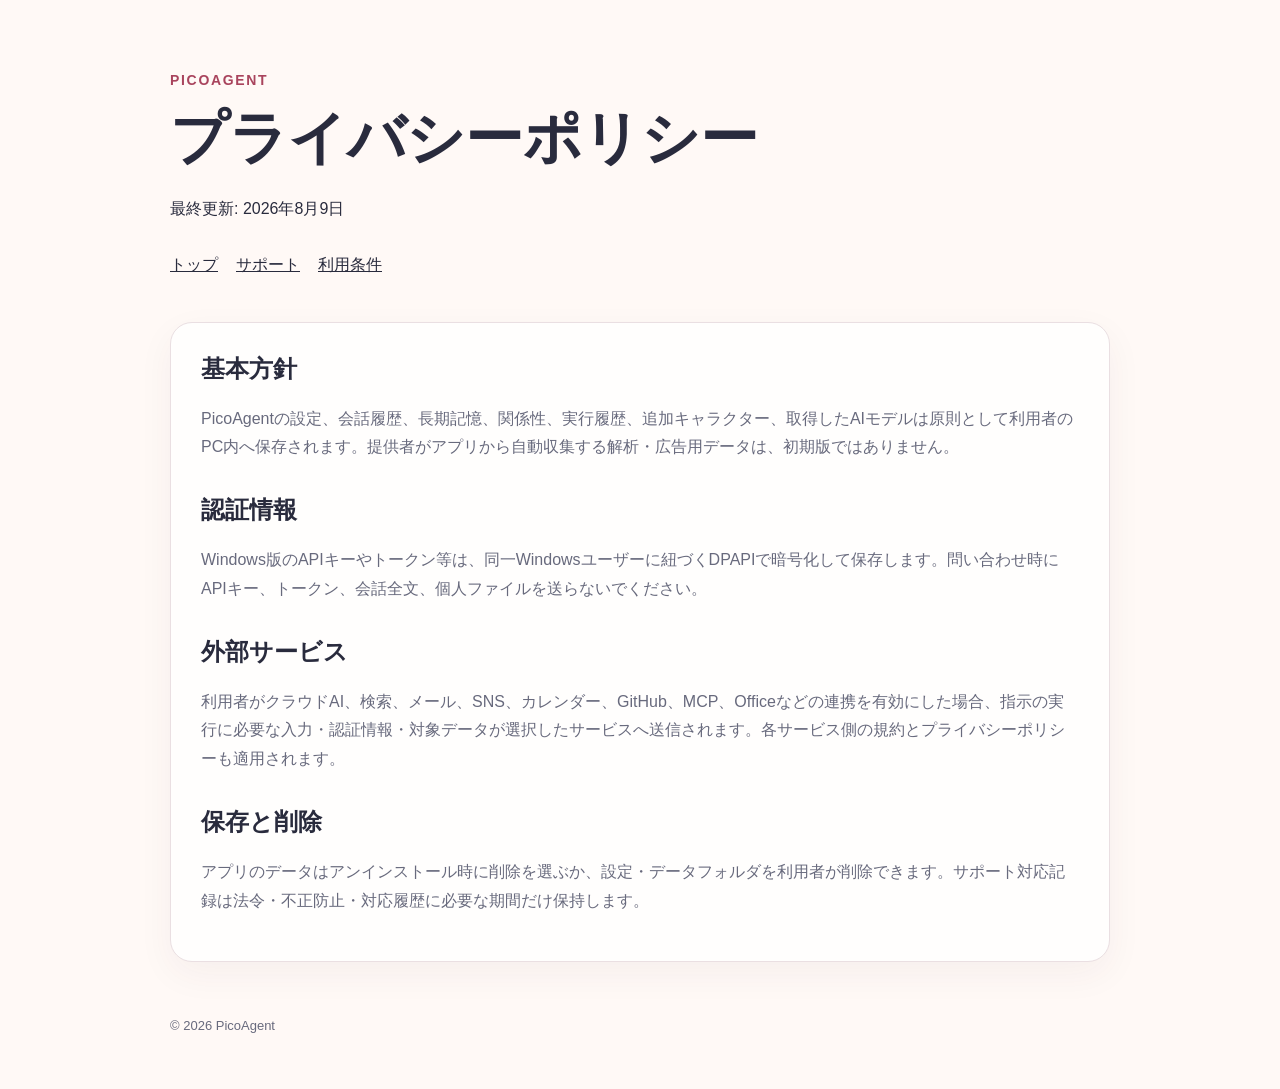
<file: privacy.html>
<!doctype html><html lang="ja"><head><meta charset="utf-8"><meta name="viewport" content="width=device-width,initial-scale=1"><title>プライバシーポリシー | PicoAgent</title><link rel="stylesheet" href="style.css"></head><body><header><div class="brand">PICOAGENT</div><h1>プライバシーポリシー</h1><p>最終更新: 2026年8月9日</p><nav><a href="index.html">トップ</a><a href="support.html">サポート</a><a href="terms.html">利用条件</a></nav></header><main><article><h2>基本方針</h2><p>PicoAgentの設定、会話履歴、長期記憶、関係性、実行履歴、追加キャラクター、取得したAIモデルは原則として利用者のPC内へ保存されます。提供者がアプリから自動収集する解析・広告用データは、初期版ではありません。</p><h2>認証情報</h2><p>Windows版のAPIキーやトークン等は、同一Windowsユーザーに紐づくDPAPIで暗号化して保存します。問い合わせ時にAPIキー、トークン、会話全文、個人ファイルを送らないでください。</p><h2>外部サービス</h2><p>利用者がクラウドAI、検索、メール、SNS、カレンダー、GitHub、MCP、Officeなどの連携を有効にした場合、指示の実行に必要な入力・認証情報・対象データが選択したサービスへ送信されます。各サービス側の規約とプライバシーポリシーも適用されます。</p><h2>保存と削除</h2><p>アプリのデータはアンインストール時に削除を選ぶか、設定・データフォルダを利用者が削除できます。サポート対応記録は法令・不正防止・対応履歴に必要な期間だけ保持します。</p></article></main><footer>© 2026 PicoAgent</footer></body></html>
</file>
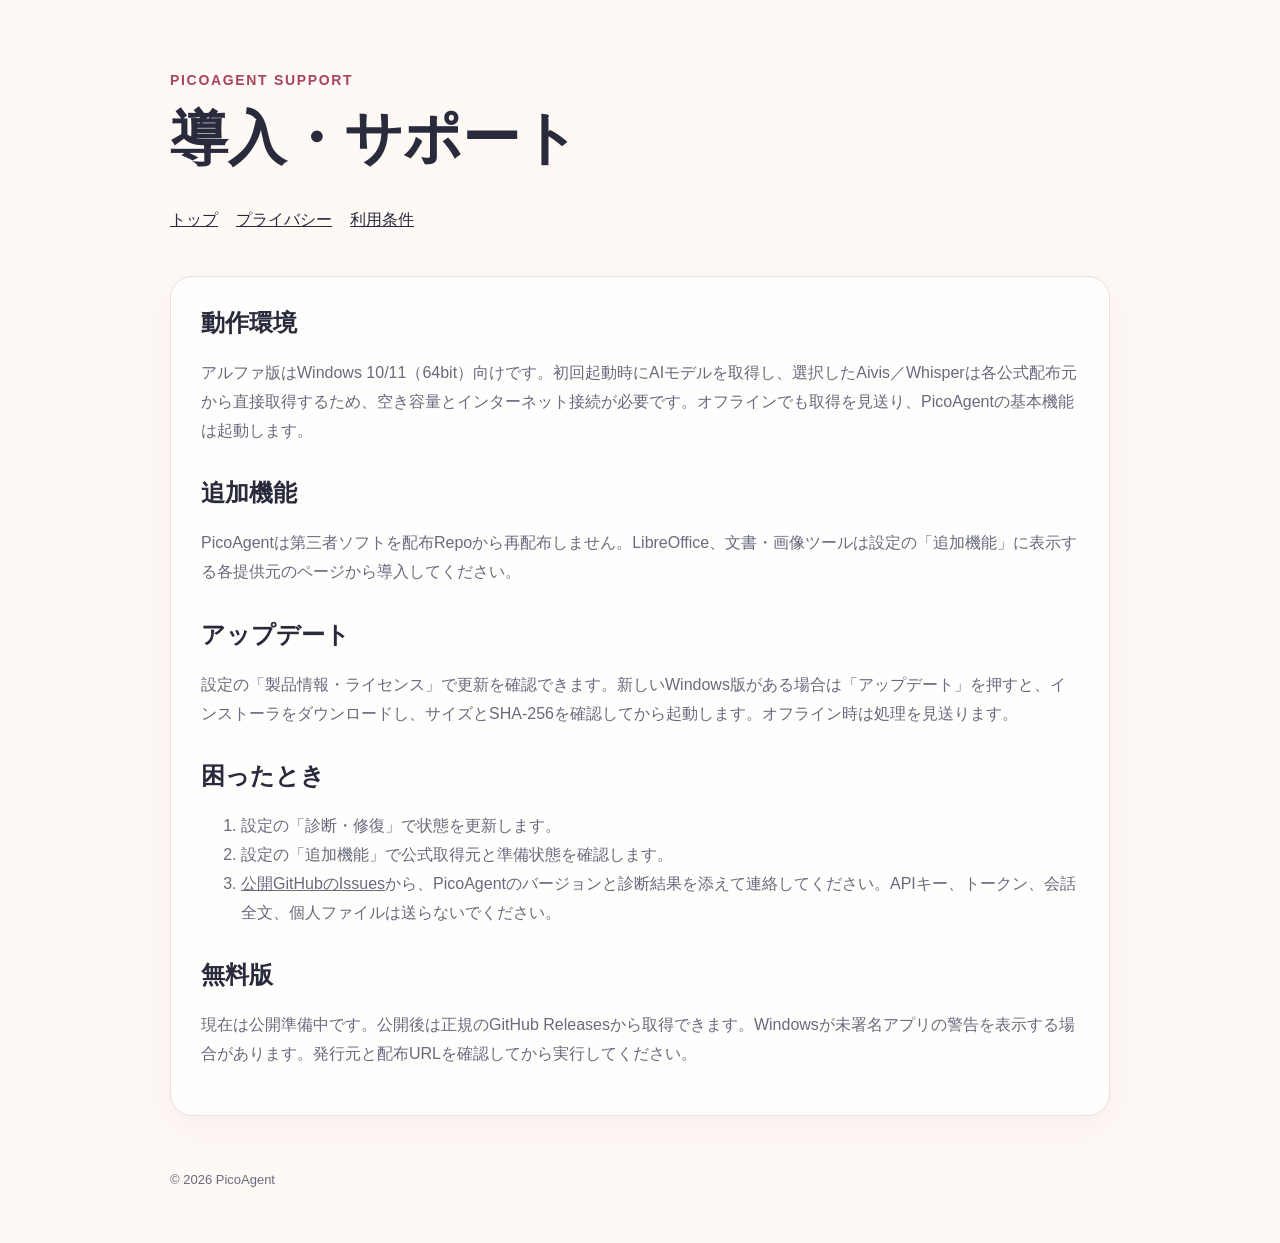
<file: support.html>
<!doctype html>
<html lang="ja">
<head>
  <meta charset="utf-8">
  <meta name="viewport" content="width=device-width,initial-scale=1">
  <title>サポート | PicoAgent</title>
  <link rel="stylesheet" href="style.css">
</head>
<body>
  <header>
    <div class="brand">PICOAGENT SUPPORT</div>
    <h1>導入・サポート</h1>
    <nav><a href="index.html">トップ</a><a href="privacy.html">プライバシー</a><a href="terms.html">利用条件</a></nav>
  </header>
  <main><article>
    <h2>動作環境</h2>
    <p>アルファ版はWindows 10/11（64bit）向けです。初回起動時にAIモデルを取得し、選択したAivis／Whisperは各公式配布元から直接取得するため、空き容量とインターネット接続が必要です。オフラインでも取得を見送り、PicoAgentの基本機能は起動します。</p>
    <h2>追加機能</h2>
    <p>PicoAgentは第三者ソフトを配布Repoから再配布しません。LibreOffice、文書・画像ツールは設定の「追加機能」に表示する各提供元のページから導入してください。</p>
    <h2>アップデート</h2>
    <p>設定の「製品情報・ライセンス」で更新を確認できます。新しいWindows版がある場合は「アップデート」を押すと、インストーラをダウンロードし、サイズとSHA-256を確認してから起動します。オフライン時は処理を見送ります。</p>
    <h2>困ったとき</h2>
    <ol>
      <li>設定の「診断・修復」で状態を更新します。</li>
      <li>設定の「追加機能」で公式取得元と準備状態を確認します。</li>
      <li><a href="https://github.com/benybeny777/PicoAgent-Distribution/issues">公開GitHubのIssues</a>から、PicoAgentのバージョンと診断結果を添えて連絡してください。APIキー、トークン、会話全文、個人ファイルは送らないでください。</li>
    </ol>
    <h2>無料版</h2>
    <p>現在は公開準備中です。公開後は正規のGitHub Releasesから取得できます。Windowsが未署名アプリの警告を表示する場合があります。発行元と配布URLを確認してから実行してください。</p>
  </article></main>
  <footer>© 2026 PicoAgent</footer>
</body>
</html>
</file>
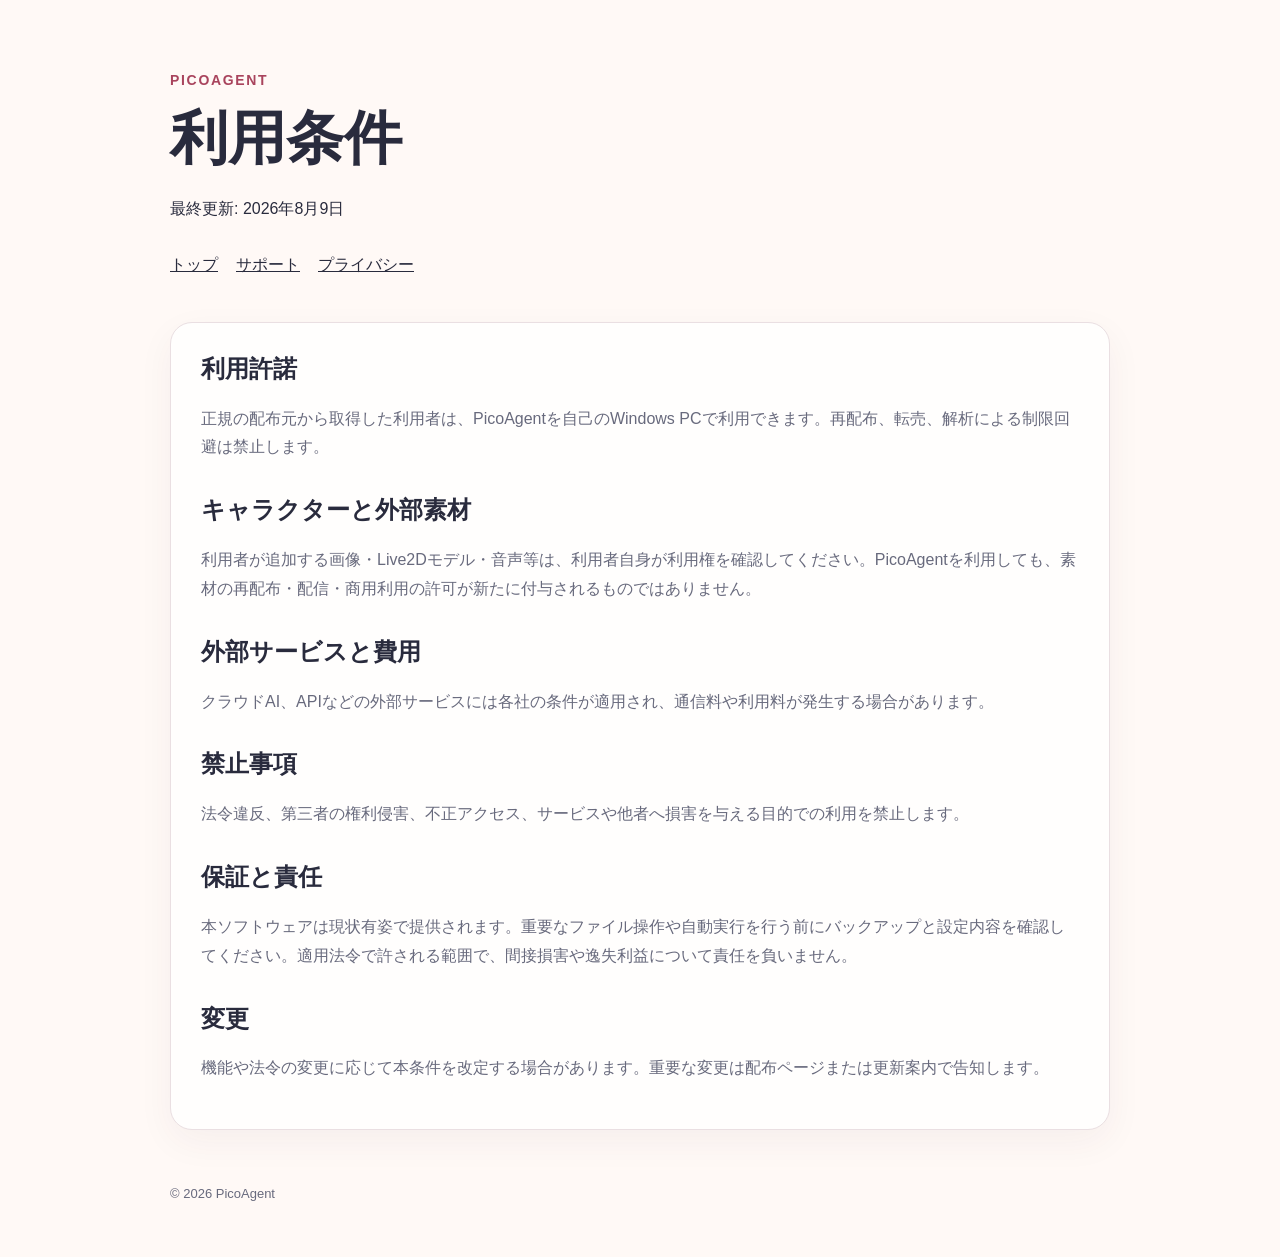
<file: terms.html>
<!doctype html><html lang="ja"><head><meta charset="utf-8"><meta name="viewport" content="width=device-width,initial-scale=1"><title>利用条件 | PicoAgent</title><link rel="stylesheet" href="style.css"></head><body><header><div class="brand">PICOAGENT</div><h1>利用条件</h1><p>最終更新: 2026年8月9日</p><nav><a href="index.html">トップ</a><a href="support.html">サポート</a><a href="privacy.html">プライバシー</a></nav></header><main><article><h2>利用許諾</h2><p>正規の配布元から取得した利用者は、PicoAgentを自己のWindows PCで利用できます。再配布、転売、解析による制限回避は禁止します。</p><h2>キャラクターと外部素材</h2><p>利用者が追加する画像・Live2Dモデル・音声等は、利用者自身が利用権を確認してください。PicoAgentを利用しても、素材の再配布・配信・商用利用の許可が新たに付与されるものではありません。</p><h2>外部サービスと費用</h2><p>クラウドAI、APIなどの外部サービスには各社の条件が適用され、通信料や利用料が発生する場合があります。</p><h2>禁止事項</h2><p>法令違反、第三者の権利侵害、不正アクセス、サービスや他者へ損害を与える目的での利用を禁止します。</p><h2>保証と責任</h2><p>本ソフトウェアは現状有姿で提供されます。重要なファイル操作や自動実行を行う前にバックアップと設定内容を確認してください。適用法令で許される範囲で、間接損害や逸失利益について責任を負いません。</p><h2>変更</h2><p>機能や法令の変更に応じて本条件を改定する場合があります。重要な変更は配布ページまたは更新案内で告知します。</p></article></main><footer>© 2026 PicoAgent</footer></body></html>
</file>
<file: style.css>
:root {
  color-scheme: light;
  --ink: #292b3d;
  --sub: #686a7d;
  --pink: #b54862;
  --pink-dark: #a9445d;
  --pink-soft: #fff0f3;
  --mint: #87c8b3;
  --mint-soft: #ecf8f4;
  --lavender: #a89cd7;
  --lavender-soft: #f2effc;
  --cream: #fff9f6;
  --paper: #fffefd;
  --line: #eadfe2;
  --shadow: 0 24px 70px rgba(66, 42, 54, .11);
  --radius: 28px;
}

* { box-sizing: border-box; }
html { scroll-behavior: smooth; }
body {
  margin: 0;
  color: var(--ink);
  background: var(--cream);
  font-family: "Yu Gothic UI", "Hiragino Sans", "Noto Sans JP", sans-serif;
  -webkit-font-smoothing: antialiased;
}
img { display: block; max-width: 100%; }
a { color: inherit; }
p { line-height: 1.85; }
button, a { -webkit-tap-highlight-color: transparent; }
:focus-visible { outline: 3px solid rgba(239, 131, 157, .45); outline-offset: 4px; }
.skip-link { position: fixed; top: 8px; left: 8px; z-index: 100; min-height: 44px; padding: 10px 16px; display: inline-flex; align-items: center; border-radius: 10px; background: var(--ink); color: #fff; transform: translateY(-150%); }
.skip-link:focus { transform: none; }

.site-shell { position: sticky; top: 0; z-index: 20; background: rgba(255, 249, 246, .88); border-bottom: 1px solid rgba(234, 223, 226, .75); backdrop-filter: blur(18px); }
.site-header { width: min(1180px, calc(100% - 48px)); min-height: 72px; margin: 0 auto; display: flex; align-items: center; gap: 34px; }
.logo { display: inline-flex; min-height: 44px; align-items: center; gap: 10px; color: var(--ink); font-size: 13px; font-weight: 900; letter-spacing: .13em; text-decoration: none; }
.logo-mark { display: grid; width: 34px; height: 34px; place-items: center; border-radius: 12px; background: linear-gradient(145deg, #f6a1b4, #e87d97); box-shadow: 0 8px 20px rgba(218, 100, 127, .24); color: #fff; font-size: 16px; letter-spacing: 0; }
.site-nav { display: flex; align-items: center; gap: 26px; margin: 0 0 0 auto; }
.site-nav a { display: inline-flex; min-height: 44px; align-items: center; color: #585a6d; font-size: 13px; font-weight: 700; text-decoration: none; }
.site-nav a:hover { color: var(--pink-dark); }

.button { display: inline-flex; min-height: 50px; align-items: center; justify-content: center; gap: 18px; padding: 12px 22px; border: 1px solid transparent; border-radius: 16px; font-size: 14px; font-weight: 800; line-height: 1.35; text-align: center; text-decoration: none; transition: transform .18s ease, box-shadow .18s ease, background .18s ease; }
.button:hover { transform: translateY(-2px); }
.button.primary { background: linear-gradient(135deg, var(--pink), var(--pink-dark)); box-shadow: 0 13px 28px rgba(218, 100, 127, .24); color: #fff; }
.button.primary:hover { box-shadow: 0 16px 34px rgba(218, 100, 127, .3); }
.button.secondary { border-color: var(--line); background: rgba(255,255,255,.8); color: var(--ink); }
.button.small { min-height: 44px; margin-left: 6px; padding: 8px 16px; border-radius: 13px; background: var(--ink); color: #fff; font-size: 12px; }
.button.full { width: 100%; }
.button.disabled { border-color: #e7dfe2; background: #eee9eb; box-shadow: none; color: #625d65; cursor: default; }
.button.disabled:hover { transform: none; }
.actions { display: flex; flex-wrap: wrap; gap: 12px; }

.hero-section { width: min(1180px, calc(100% - 48px)); min-height: 710px; margin: 0 auto; padding: 82px 0 74px; display: grid; grid-template-columns: .9fr 1.1fr; align-items: center; gap: 62px; }
.eyebrow { margin: 0 0 16px; color: var(--pink-dark); font-size: 11px; font-weight: 900; letter-spacing: .18em; line-height: 1.5; }
.eyebrow span { display: inline-block; width: 7px; height: 7px; margin-right: 7px; border-radius: 50%; background: var(--pink); vertical-align: 1px; }
.hero-copy h1 { margin: 0; font-size: clamp(49px, 5.25vw, 74px); letter-spacing: -.06em; line-height: 1.15; }
.hero-copy h1 em { color: var(--pink-dark); font-style: normal; }
.hero-lead { max-width: 550px; margin: 25px 0 28px; color: var(--sub); font-size: 17px; }
.beta-full-note { display: inline-flex; align-items: center; gap: 9px; margin: -12px 0 22px; padding: 9px 13px; border: 1px solid #e7cad5; border-radius: 999px; background: #fff4f7; color: #754252; font-size: 11px; }
.beta-full-note b { color: var(--pink-dark); }
.trust-list { display: flex; flex-wrap: wrap; gap: 12px 20px; margin: 23px 0 0; padding: 0; color: #626476; font-size: 12px; font-weight: 700; list-style: none; }
.trust-list span { display: inline-grid; width: 19px; height: 19px; margin-right: 5px; place-items: center; border-radius: 50%; background: var(--mint-soft); color: #52a58a; }

.hero-visual { position: relative; min-height: 520px; }
.visual-glow { position: absolute; inset: 4% 1% 3% 3%; border-radius: 45% 55% 48% 52%; background: radial-gradient(circle at 45% 40%, #fff 0 18%, #f9dfe7 48%, #eae4f8 78%, transparent 79%); filter: blur(2px); }
.screen-card { position: absolute; overflow: hidden; border: 1px solid rgba(232, 208, 216, .9); border-radius: 24px; background: rgba(255, 255, 255, .93); box-shadow: var(--shadow); }
.main-screen { inset: 27px 18px 46px 30px; transform: rotate(.8deg); }
.screen-top { height: 38px; padding: 0 14px; display: flex; align-items: center; gap: 6px; border-bottom: 1px solid #f1e7ea; background: #fff; }
.screen-top span { width: 7px; height: 7px; border-radius: 50%; background: #f3b7c4; }
.screen-top span:nth-child(2) { background: #f3d99f; }
.screen-top span:nth-child(3) { background: #9fd3c2; }
.screen-top b { margin-left: auto; color: #98919a; font-size: 10px; }
.main-screen img { width: 100%; height: calc(100% - 38px); object-fit: contain; background: linear-gradient(145deg, #fff, #fffaf8); }
.main-screen picture, .live2d-frame picture { display: contents; }
.floating-card { position: absolute; z-index: 3; display: flex; align-items: center; gap: 10px; padding: 12px 15px; border: 1px solid rgba(255,255,255,.9); border-radius: 16px; background: rgba(255,255,255,.94); box-shadow: 0 15px 34px rgba(63, 46, 57, .13); font-size: 12px; }
.floating-card b, .floating-card small { display: block; }
.floating-card small { margin-top: 2px; color: var(--sub); font-size: 9px; }
.local-card { top: 8px; right: 0; }
.voice-card { bottom: 18px; left: 0; }
.status-dot { display: inline-block; width: 10px; height: 10px; border-radius: 50%; background: #70c8aa; box-shadow: 0 0 0 5px rgba(112, 200, 170, .15); }
.motion-mark { display: grid; width: 28px; height: 28px; place-items: center; border-radius: 10px; background: var(--pink-soft); color: var(--pink-dark); font-size: 20px; font-weight: 900; }
.visual-note { position: absolute; right: 32px; bottom: 1px; margin: 0; color: #9b8590; font-family: "Yu Mincho", serif; font-size: 12px; }

.section { width: min(1120px, calc(100% - 48px)); margin: 0 auto; padding: 108px 0; }
.section-heading { max-width: 660px; margin-bottom: 42px; }
.section-heading.centered { margin-right: auto; margin-left: auto; text-align: center; }
.section h2 { margin: 0; font-size: clamp(34px, 4vw, 50px); letter-spacing: -.045em; line-height: 1.34; }
.section-heading > p:last-child, .showcase-copy > p { color: var(--sub); }
.intro { width: 100%; padding-right: max(24px, calc((100% - 1120px)/2)); padding-left: max(24px, calc((100% - 1120px)/2)); background: var(--paper); }
.feature-grid { display: grid; grid-template-columns: repeat(3, 1fr); gap: 18px; }
.feature-card { position: relative; overflow: hidden; min-height: 315px; padding: 31px; border: 1px solid var(--line); border-radius: var(--radius); background: #fff; box-shadow: 0 15px 42px rgba(76, 50, 63, .06); }
.feature-card::after { content: ""; position: absolute; width: 145px; height: 145px; right: -46px; bottom: -55px; border-radius: 50%; background: currentColor; opacity: .075; }
.feature-card.coral { color: var(--pink-dark); }
.feature-card.mint { color: #4c9e83; }
.feature-card.lavender { color: #8374c1; }
.feature-icon { display: grid; width: 49px; height: 49px; margin-bottom: 32px; place-items: center; border-radius: 17px; background: currentColor; color: white; font-size: 23px; }
.card-kicker { margin: 0; font-size: 10px; font-weight: 900; letter-spacing: .16em; }
.feature-card h3 { margin: 4px 0 10px; color: var(--ink); font-size: 27px; }
.feature-card > p:last-child { margin: 0; color: var(--sub); font-size: 14px; }
.feature-list { display: flex; flex-wrap: wrap; justify-content: center; gap: 9px; max-width: 920px; margin: 28px auto 0; padding: 0; list-style: none; }
.feature-list li { padding: 9px 13px; border: 1px solid var(--line); border-radius: 999px; background: rgba(255,255,255,.72); color: #656170; font-size: 11px; font-weight: 700; }

.showcase { display: grid; grid-template-columns: .78fr 1.22fr; align-items: center; gap: 70px; }
.showcase-copy h2 { margin-bottom: 22px; }
.check-list { display: grid; gap: 12px; margin: 25px 0; padding: 0; list-style: none; }
.check-list li { position: relative; padding-left: 30px; color: #55586b; font-size: 14px; font-weight: 700; }
.check-list li::before { content: "✓"; position: absolute; left: 0; display: grid; width: 20px; height: 20px; place-items: center; border-radius: 50%; background: var(--mint-soft); color: #4eaa8b; font-size: 11px; }
.fine-print { padding-top: 18px; border-top: 1px solid var(--line); font-size: 11px; }
.live2d-frame { position: relative; overflow: hidden; min-height: 500px; margin: 0; padding: 34px 24px 16px; border-radius: 38px; background: linear-gradient(145deg, #e7e2f7, #f9dfe6 54%, #f8eee8); box-shadow: var(--shadow); }
.live2d-frame::before { content: ""; position: absolute; inset: 35px; border: 1px solid rgba(255,255,255,.55); border-radius: 30px; }
.live2d-frame img { position: relative; width: 100%; height: 410px; object-fit: contain; object-position: center bottom; filter: drop-shadow(0 17px 18px rgba(74,55,67,.1)); }
.frame-label { position: absolute; z-index: 2; top: 22px; right: 24px; display: flex; align-items: center; gap: 9px; padding: 9px 13px; border-radius: 99px; background: rgba(255,255,255,.85); color: #716b79; font-size: 9px; font-weight: 900; letter-spacing: .12em; }
.frame-label .status-dot { width: 7px; height: 7px; }
.motion-chips { position: absolute; z-index: 2; left: 24px; bottom: 78px; display: flex; flex-wrap: wrap; gap: 7px; }
.motion-chips span { padding: 7px 10px; border: 1px solid rgba(255,255,255,.85); border-radius: 99px; background: rgba(47,44,61,.7); color: #fff; font-size: 9px; font-weight: 800; backdrop-filter: blur(8px); }
.license-note { position: relative; margin: 7px 0 0; color: #514b58; font-size: 9px; line-height: 1.6; text-align: center; }
.license-note a { display: inline-flex; min-height: 44px; align-items: center; color: #65558f; font-weight: 800; text-underline-offset: 3px; }

.characters { padding-top: 72px; }
.character-grid { display: grid; grid-template-columns: repeat(4,1fr); gap: 15px; }
.character-card { overflow: hidden; min-width: 0; margin: 0; padding: 0; border: 1px solid var(--line); border-radius: 22px; background: #fff; box-shadow: 0 14px 35px rgba(68,44,55,.07); }
.character-card > img { display: block; width: 100%; aspect-ratio: 3 / 2; object-fit: contain; object-position: center; background: linear-gradient(145deg,#fff7f7,#f5f2fb); }
.character-card > div:not(.character-preview-pair) { padding: 16px 17px 18px; }
.character-preview-pair { display:grid; grid-template-columns:1fr 1fr; gap:1px; padding:0; background:var(--line); }
.character-preview-pair figure { position:relative; min-width:0; margin:0; background:linear-gradient(145deg,#fff7f7,#f5f2fb); }
.character-preview-pair img { display:block; width:100%; height:auto; object-fit:contain; }
.character-preview-pair span { position:absolute; z-index:2; top:8px; left:8px; padding:4px 8px; border-radius:999px; background:rgba(35,31,48,.82); color:#fff; font-size:10px; font-weight:800; letter-spacing:.08em; }
.character-card h3 { margin: 0 0 4px; font-size: 17px; }
.character-card h2 { margin: 0 0 4px; font-size: 17px; }
.character-card p { margin: 0; color: var(--sub); font-size: 11px; }
.character-grid-preview { max-width:850px; margin-right:auto; margin-left:auto; grid-template-columns:repeat(3,1fr); }
.character-more { margin:22px 0 0; text-align:center; }
.creator-note { display: flex; align-items: flex-start; gap: 18px; margin-top: 24px; padding: 24px 28px; border: 1px solid #dccfeb; border-radius: 22px; background: linear-gradient(135deg,#fbf8ff,#fff7f9); }
.creator-note > span { display: grid; flex: 0 0 auto; width: 42px; height: 42px; place-items: center; border-radius: 15px; background: #8c6eb0; color: #fff; font-size: 17px; }
.creator-note h3 { margin: 0 0 6px; font-size: 18px; }
.creator-note p { margin: 0; color: var(--sub); font-size: 12px; line-height: 1.8; }
.character-catalog { width:min(1080px,calc(100% - 48px)); margin:0 auto; padding:90px 0 110px; }
.catalog-hero { max-width:760px; margin:0 auto 45px; text-align:center; }
.catalog-hero h1 { margin:0; font-size:clamp(38px,5vw,62px); letter-spacing:-.05em; }
.catalog-hero > p:last-child { color:var(--sub); }
.catalog-section-heading { max-width:760px; margin:92px 0 30px; scroll-margin-top:100px; }
.catalog-section-heading h2 { margin:5px 0 14px; font-size:clamp(30px,4vw,48px); line-height:1.12; letter-spacing:-.04em; }
.catalog-section-heading > p:last-child { color:var(--sub); }
.catalog-license { margin:24px 0 0; }
.character-grid-full { grid-template-columns:repeat(2,1fr); }
.catalog-actions { display:flex; flex-wrap:wrap; justify-content:center; gap:12px; margin:32px 0 0; }

.layouts { width: 100%; padding-right: max(24px, calc((100% - 1120px)/2)); padding-left: max(24px, calc((100% - 1120px)/2)); background: #2e2e40; color: #fff; }
.layouts .section-heading > p:last-child { color: #bcbaca; }
.layout-gallery { display: grid; grid-template-columns: 1.18fr .82fr; gap: 18px; }
.layout-card { display: grid; grid-template-columns: 1.05fr .95fr; overflow: hidden; min-height: 250px; border: 1px solid rgba(255,255,255,.1); border-radius: 25px; background: #3a394c; }
.layout-card.wide { grid-row: span 2; grid-template-columns: 1fr; }
.layout-card img { width: 100%; height: 100%; min-height: 210px; object-fit: cover; object-position: top; }
.layout-card.wide img { height: 330px; }
.layout-card > div { padding: 25px; align-self: center; }
.layout-card span { color: #f2a1b4; font-size: 9px; font-weight: 900; letter-spacing: .16em; }
.layout-card h3 { margin: 7px 0 6px; font-size: 21px; }
.layout-card p { margin: 0; color: #bcbaca; font-size: 12px; }
.layout-more { margin: 24px 0 0; color: #9896aa; font-size: 12px; text-align: center; }

.privacy-panel { margin-top: 108px; padding: 62px; border: 1px solid #cce9df; border-radius: 36px; background: linear-gradient(135deg, #f1faf7, #fffefd); box-shadow: 0 22px 60px rgba(51, 115, 94, .08); }
.privacy-heading { display: flex; align-items: center; gap: 22px; }
.privacy-heading .eyebrow { color: #419777; }
.privacy-heading h2 { font-size: clamp(31px, 3.5vw, 43px); }
.shield { display: grid; flex: 0 0 auto; width: 62px; height: 62px; place-items: center; border-radius: 22px; background: var(--mint); box-shadow: 0 12px 25px rgba(74, 163, 133, .2); color: #fff; font-size: 24px; }
.privacy-lead { max-width: 850px; color: var(--sub); font-size: 16px; }
.privacy-points { display: grid; grid-template-columns: repeat(3, 1fr); gap: 16px; margin: 30px 0; }
.privacy-points div { padding: 19px; border: 1px solid #d9eee7; border-radius: 18px; background: rgba(255,255,255,.7); }
.privacy-points b, .privacy-points span { display: block; }
.privacy-points b { margin-bottom: 7px; font-size: 14px; }
.privacy-points span { color: var(--sub); font-size: 12px; line-height: 1.7; }
.text-link { display: inline-flex; min-height: 44px; align-items: center; color: #3e896f; font-size: 13px; font-weight: 800; text-underline-offset: 4px; }

.plans { padding-bottom: 80px; }
.plan-grid { display: grid; grid-template-columns: minmax(0, 460px); justify-content: center; gap: 20px; }
.plan-card { position: relative; overflow: hidden; padding: 36px; border: 1px solid var(--line); border-radius: 28px; background: #fff; box-shadow: 0 18px 48px rgba(68,44,55,.07); }
.plan-label { margin: 0; color: var(--pink-dark); font-size: 10px; font-weight: 900; letter-spacing: .2em; }
.plan-card h3 { margin: 5px 0 24px; font-size: 25px; }
.price { min-height: 64px; margin: 0 0 23px; }
.price strong, .price span { display: block; }
.price strong { font-size: 33px; letter-spacing: -.04em; }
.price span { color: var(--sub); font-size: 11px; }
.plan-card ul { display: grid; gap: 12px; margin: 0 0 27px; padding: 23px 0 0; border-top: 1px solid var(--line); list-style: none; }
.plan-card li { position: relative; padding-left: 24px; color: #5e5f70; font-size: 13px; }
.plan-card li::before { content: "✓"; position: absolute; left: 0; color: var(--pink-dark); font-weight: 900; }
.plan-note { margin: 25px auto 0; color: var(--sub); font-size: 11px; text-align: center; }

.guide { padding-top: 80px; }
.steps { display: grid; grid-template-columns: repeat(3, 1fr); gap: 18px; margin: 0; padding: 0; counter-reset: none; list-style: none; }
.steps li { min-height: 210px; padding: 28px; border: 1px solid var(--line); border-radius: 24px; background: #fff; }
.steps li > span { color: var(--pink); font-family: Georgia, serif; font-size: 33px; font-style: italic; }
.steps h3 { margin: 22px 0 8px; font-size: 19px; }
.steps p { margin: 0; color: var(--sub); font-size: 13px; }

.requirements { display: block; padding: 60px; border-top: 1px solid var(--line); border-bottom: 1px solid var(--line); }
.requirements h2 { font-size: 30px; }
.requirements-heading { max-width: 700px; margin-bottom: 28px; }
.requirements-heading > p:last-child { color: var(--sub); font-size: 13px; }
.spec-grid { display: grid; grid-template-columns: repeat(3,1fr); gap: 13px; }
.spec-card { min-height: 150px; margin: 0; padding: 21px; border: 1px solid var(--line); border-radius: 20px; background: #fff; box-shadow: none; }
.spec-card span { color: var(--pink-dark); font-size: 9px; font-weight: 900; letter-spacing: .12em; }
.spec-card h3 { margin: 16px 0 6px; font-size: 20px; }
.spec-card p { margin: 0; color: var(--ink); font-size: 12px; font-weight: 700; }
.spec-card small { display: block; margin-top: 7px; color: var(--sub); font-size: 10px; line-height: 1.6; }
.requirements dl { margin: 25px 0 0; }
.requirements dl div { display: grid; grid-template-columns: 100px 1fr; gap: 20px; padding: 15px 0; border-bottom: 1px solid var(--line); }
.requirements dt { font-size: 12px; font-weight: 900; }
.requirements dd { margin: 0; color: var(--sub); font-size: 12px; line-height: 1.75; }
.notice-links { display: flex; gap: 18px; margin-top: 15px; }
.notice-links a { display: inline-flex; min-height: 44px; align-items: center; color: var(--pink-dark); font-size: 12px; font-weight: 800; }

.final-cta { width: min(1120px, calc(100% - 48px)); margin: 108px auto; padding: 65px 70px; display: flex; align-items: center; justify-content: space-between; gap: 30px; border-radius: 38px; background: linear-gradient(135deg, #b54862, #86517e); box-shadow: 0 28px 60px rgba(133, 67, 96, .23); color: #fff; }
.final-cta .eyebrow { color: #fff2f5; }
.final-cta h2 { margin: 0; font-size: clamp(33px, 4vw, 48px); letter-spacing: -.04em; line-height: 1.35; }
.final-cta p:last-child { margin-bottom: 0; color: #fff1f4; }
.button.light { flex: 0 0 auto; background: #fff; box-shadow: none; color: var(--pink-dark); }
.button.light.disabled { border-color: rgba(255,255,255,.45); background: #eee9eb; color: #625d65; }
.mobile-download { display:none; }

.site-footer { width: min(1120px, calc(100% - 48px)); margin: 0 auto; padding: 30px 0 55px; display: grid; grid-template-columns: auto 1fr auto; align-items: center; gap: 24px; border-top: 1px solid var(--line); color: var(--sub); font-size: 12px; }
.site-footer p { margin: 0; }
.site-footer nav { display: flex; gap: 18px; }
.site-footer nav a { display: inline-flex; min-height: 44px; align-items: center; color: var(--sub); }
.site-footer small { grid-column: 1 / -1; }

/* サポート・規約ページ */
body:not(.landing) > header, body:not(.landing) > main, body:not(.landing) > footer { width: min(940px, calc(100% - 40px)); margin-right: auto; margin-left: auto; }
body:not(.landing) > header { padding: 72px 0 34px; }
.brand { color: var(--pink-dark); font-size: 14px; font-weight: 800; letter-spacing: .12em; }
body:not(.landing) > header h1 { margin: 12px 0; font-size: clamp(36px, 6vw, 58px); }
body:not(.landing) nav { display: flex; flex-wrap: wrap; gap: 18px; margin-top: 20px; }
body:not(.landing) nav a { display: inline-flex; min-height: 44px; align-items: center; color: var(--ink); }
article { margin-bottom: 24px; padding: 30px; border: 1px solid var(--line); border-radius: 22px; background: var(--paper); box-shadow: 0 12px 36px rgba(83,34,55,.05); }
article h1, article h2 { margin-top: 0; }
article h2:not(:first-child) { margin-top: 32px; }
article p, article li { color: var(--sub); line-height: 1.8; }
body:not(.landing) > footer { padding: 32px 0 56px; color: var(--sub); font-size: 13px; }

@media (max-width: 940px) {
  .site-nav { display: none; }
  .site-header { min-height: 64px; }
  .site-header .button { margin-left: auto; }
  .hero-section { min-height: auto; grid-template-columns: 1fr; gap: 35px; padding-top: 65px; }
  .hero-copy { max-width: 680px; }
  .hero-visual { min-height: 535px; }
  .feature-grid { grid-template-columns: 1fr; }
  .feature-card { min-height: 0; }
  .showcase { grid-template-columns: 1fr; gap: 35px; }
  .showcase-copy { max-width: 680px; }
  .character-grid { grid-template-columns: repeat(2,1fr); }
  .character-grid-preview { grid-template-columns:repeat(3,1fr); }
  .privacy-points { grid-template-columns: 1fr; }
  .requirements { padding: 45px 30px; }
  .spec-grid { grid-template-columns: repeat(2,1fr); }
}

@media (max-width: 720px) {
  body.landing { padding-bottom:84px; }
  .site-header, .hero-section, .section, .final-cta, .site-footer { width: min(100% - 32px, 1120px); }
  .site-header { min-height:58px; gap:10px; }
  .site-header .logo { font-size:10px; letter-spacing:.08em; }
  .site-header .logo-mark { width:30px; height:30px; border-radius:10px; }
  .site-header .button { display:inline-flex; min-height:40px; margin-left:auto; padding:7px 11px; font-size:10px; }
  .mobile-download { position:fixed; z-index:80; left:12px; right:12px; bottom:max(10px,env(safe-area-inset-bottom)); min-height:60px; display:flex; align-items:center; justify-content:space-between; gap:14px; padding:9px 12px 9px 17px; border:1px solid rgba(255,255,255,.65); border-radius:18px; background:rgba(44,42,59,.94); box-shadow:0 14px 38px rgba(41,30,38,.28); color:#fff; text-decoration:none; backdrop-filter:blur(16px); }
  .mobile-download span,.mobile-download b,.mobile-download small { display:block; }
  .mobile-download b { font-size:12px; }
  .mobile-download small { margin-top:2px; color:#d8d5df; font-size:9px; }
  .mobile-download strong { flex:0 0 auto; padding:10px 13px; border-radius:12px; background:linear-gradient(135deg,var(--pink),var(--pink-dark)); font-size:11px; }
  .hero-section { padding: 55px 0 60px; }
  .hero-copy h1 { font-size: clamp(42px, 13vw, 60px); }
  .hero-lead { font-size: 15px; }
  .hero-actions .button { width: 100%; }
  .trust-list { display: grid; }
  .hero-visual { min-height: 395px; }
  .main-screen { inset: 24px 4px 35px 8px; }
  .floating-card { padding: 9px 11px; }
  .voice-card { bottom: 5px; }
  .visual-note { display: none; }
  .section { padding-top: 76px; padding-bottom: 76px; }
  .intro, .layouts { width: 100%; padding-right: 16px; padding-left: 16px; }
  .section h2 { font-size: 33px; }
  .feature-card { padding: 27px; }
  .live2d-frame { min-height: 405px; padding: 20px 8px 14px; border-radius: 26px; }
  .live2d-frame img { height: 330px; }
  .motion-chips { left: 16px; bottom: 92px; }
  .character-grid { grid-template-columns: 1fr; }
  .character-grid-preview { grid-template-columns:1fr; }
  .character-catalog { width:calc(100% - 32px); padding:60px 0 80px; }
  .creator-note { padding: 20px; }
  .layout-gallery { grid-template-columns: 1fr; }
  .layout-card, .layout-card.wide { grid-row: auto; grid-template-columns: 1fr; }
  .layout-card img, .layout-card.wide img { height: auto; min-height: 0; aspect-ratio: 16 / 10; }
  .privacy-panel { width: calc(100% - 32px); margin-top: 76px; padding: 30px 22px; }
  .privacy-heading { align-items: flex-start; gap: 15px; }
  .shield { width: 48px; height: 48px; border-radius: 16px; }
  .privacy-heading h2 { font-size: 28px; }
  .plan-grid { grid-template-columns: 1fr; }
  .plan-card { padding: 30px 24px; }
  .steps { grid-template-columns: 1fr; }
  .steps li { min-height: 0; display: flex; gap: 22px; }
  .steps h3 { margin-top: 3px; }
  .requirements { width: calc(100% - 32px); padding: 40px 0; }
  .spec-grid { grid-template-columns: 1fr; }
  .requirements dl div { grid-template-columns: 1fr; gap: 6px; }
  .notice-links { flex-wrap: wrap; }
  .final-cta { margin-top: 76px; margin-bottom: 76px; padding: 42px 25px; display: block; }
  .final-cta .button { width: 100%; margin-top: 20px; }
  .site-footer { grid-template-columns: 1fr; }
  .site-footer nav { margin: 0; }
  .site-footer small { grid-column: auto; }
}

/* ── スキル一覧・AIモデル・声・開発者向け・アルファの制限・FAQ ───────────────── */
.skill-grid { display: grid; grid-template-columns: repeat(4, 1fr); gap: 14px; }
.skill-card { padding: 22px; border: 1px solid var(--line); border-radius: 20px; background: #fff; box-shadow: 0 12px 32px rgba(76, 50, 63, .05); }
.skill-card h3 { margin: 0 0 10px; font-size: 16px; }
.skill-card p { margin: 0; color: var(--sub); font-size: 12.5px; line-height: 1.85; }
.skill-note { max-width: 760px; margin: 26px auto 0; color: var(--sub); font-size: 13px; text-align: center; }
.model-grid { display: grid; grid-template-columns: repeat(auto-fit, minmax(245px, 1fr)); gap: 18px; align-items: start; }
.model-card { padding: 26px 24px; border: 1px solid var(--line); border-radius: var(--radius); background: #fff; box-shadow: 0 15px 42px rgba(76, 50, 63, .06); }
.model-card.featured { border-color: rgba(181, 72, 98, .35); background: var(--pink-soft); }
.model-card .card-kicker { color: var(--pink-dark); }
.model-card h3 { margin: 10px 0 12px; font-size: 19px; }
.model-card p { margin: 0; color: var(--sub); font-size: 13.5px; }
.model-card ul { margin: 14px 0 0; padding-left: 18px; color: var(--sub); font-size: 12.5px; line-height: 1.9; }
.voice-grid { display: grid; grid-template-columns: repeat(3, 1fr); gap: 18px; }
.voice-grid article { padding: 26px; border: 1px solid var(--line); border-radius: 22px; background: #fff; }
.voice-grid h3 { margin: 0 0 10px; font-size: 18px; }
.voice-grid p { margin: 0; color: var(--sub); font-size: 13.5px; }
/* 表示形式の絵は透過キャプチャなので、暗い面に置いて明るいUIが沈まないようにする。 */
.layout-rest { display: grid; grid-template-columns: repeat(5, 1fr); gap: 14px; margin-top: 18px; }
.layout-rest figure { margin: 0; overflow: hidden; border: 1px solid rgba(255,255,255,.1); border-radius: 18px; background: #3a394c; }
.layout-rest img { width: 100%; height: 156px; padding: 12px 12px 0; box-sizing: border-box; object-fit: contain; object-position: center bottom; }
.layout-rest figcaption { padding: 14px 16px 16px; color: #bcbaca; font-size: 11.5px; line-height: 1.7; }
.layout-rest figcaption b { display: block; margin-bottom: 3px; color: #fff; font-size: 13px; }
.dev-grid { display: grid; grid-template-columns: repeat(3, 1fr); gap: 18px; }
.dev-grid article { padding: 26px; border: 1px solid var(--line); border-radius: 22px; background: #fff; }
.dev-grid h3 { margin: 0 0 10px; font-size: 18px; }
.dev-grid p { margin: 0; color: var(--sub); font-size: 13.5px; }
.dev-grid code, .faq-list code { padding: 2px 6px; border-radius: 6px; background: var(--pink-soft); color: var(--pink-dark); font-size: 12px; }
.limit-list { max-width: 820px; margin: 0 auto; padding: 0; list-style: none; display: grid; gap: 12px; }
.limit-list li { padding: 18px 22px; border: 1px solid var(--line); border-radius: 18px; background: #fff; color: var(--sub); font-size: 13.5px; line-height: 1.85; }
.limit-list b { display: block; margin-bottom: 4px; color: var(--ink); font-size: 15px; }
.faq-list { max-width: 820px; margin: 0 auto; display: grid; gap: 12px; }
.faq-list details { border: 1px solid var(--line); border-radius: 18px; background: #fff; }
.faq-list summary { min-height: 44px; padding: 18px 22px; display: flex; align-items: center; justify-content: space-between; gap: 16px; color: var(--ink); font-size: 15px; font-weight: 700; cursor: pointer; list-style: none; }
.faq-list summary::-webkit-details-marker { display: none; }
.faq-list summary::after { content: "＋"; flex: 0 0 auto; color: var(--pink-dark); font-size: 17px; }
.faq-list details[open] summary::after { content: "−"; }
.faq-list p { margin: 0; padding: 0 22px 20px; color: var(--sub); font-size: 13.5px; line-height: 1.9; }

@media (max-width: 940px) {
  .skill-grid { grid-template-columns: repeat(2, 1fr); }
  .model-grid, .voice-grid, .dev-grid { grid-template-columns: 1fr; }
  .layout-rest { grid-template-columns: repeat(2, 1fr); }
}

@media (max-width: 720px) {
  .skill-grid, .layout-rest { grid-template-columns: 1fr; }
  .layout-rest img { height: auto; }
}

@media (prefers-reduced-motion: reduce) {
  html { scroll-behavior: auto; }
  *, *::before, *::after { transition-duration: .01ms !important; }
}
</file>
